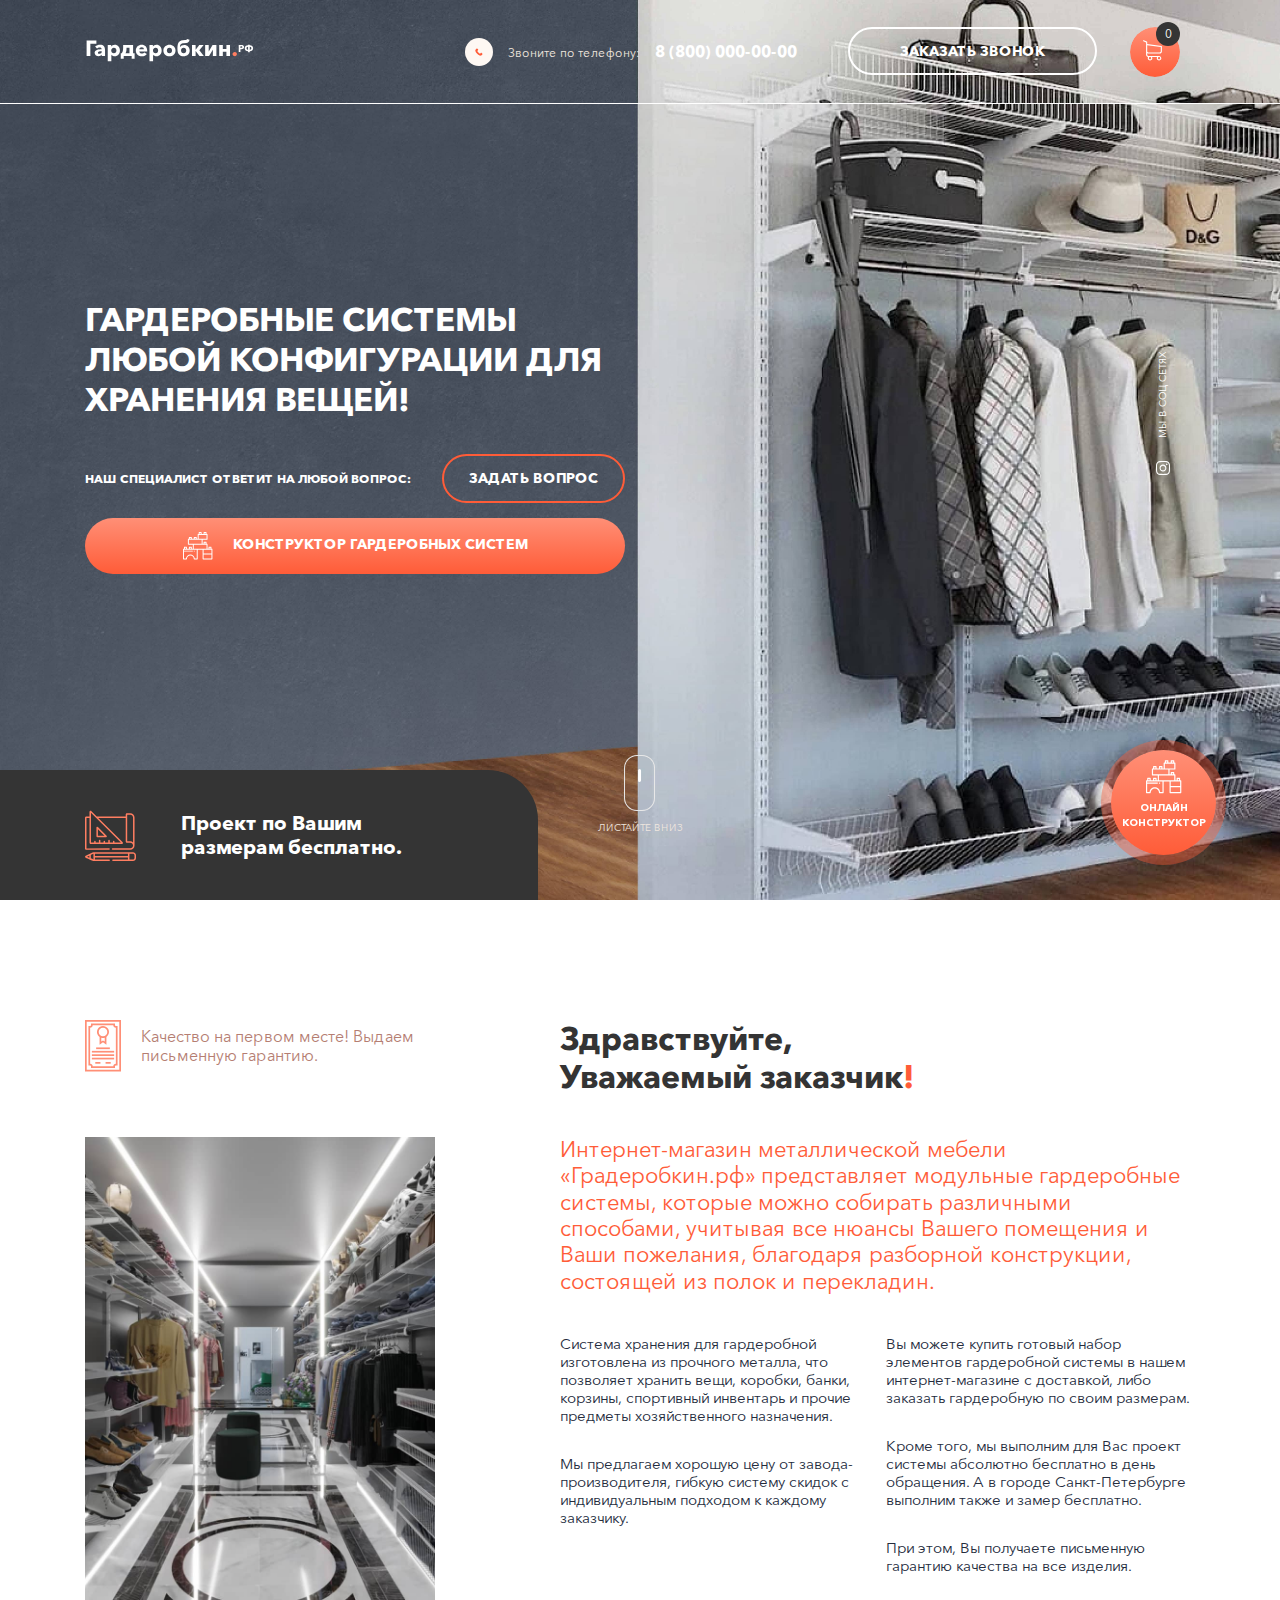
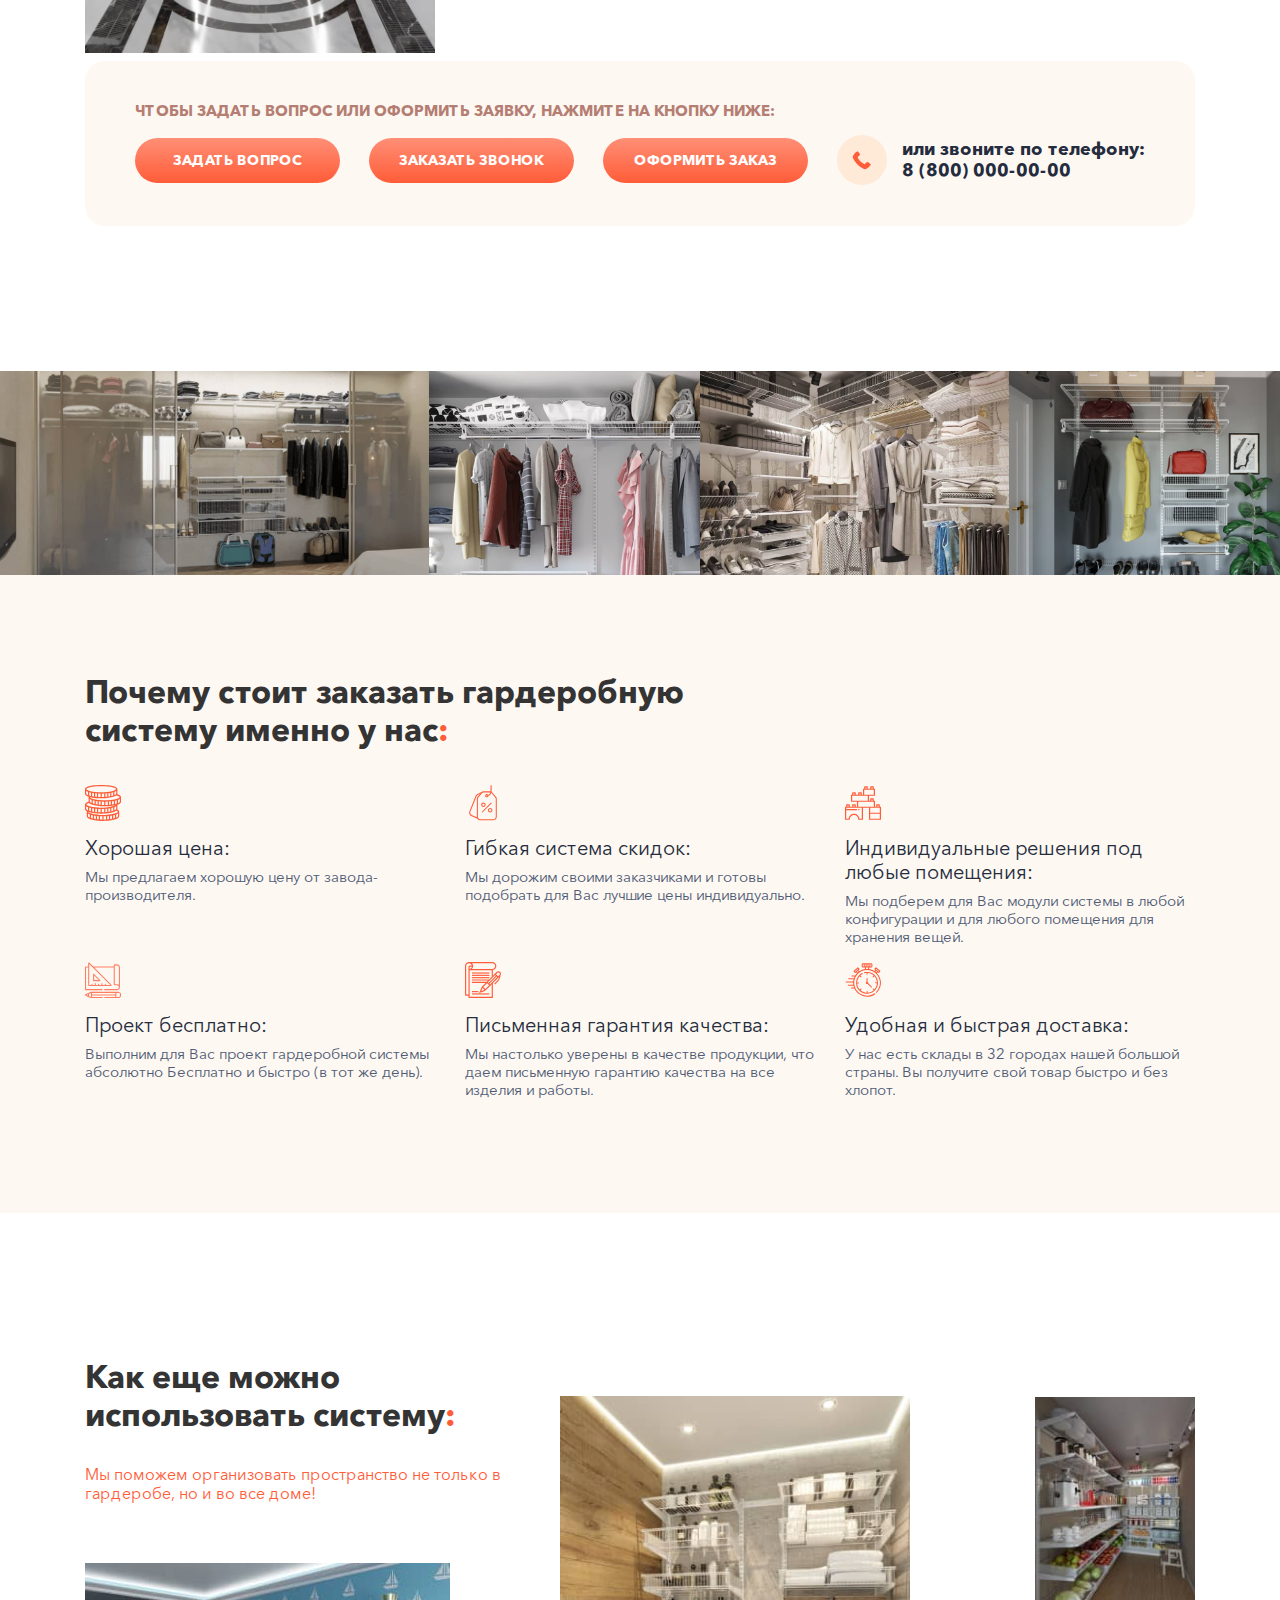
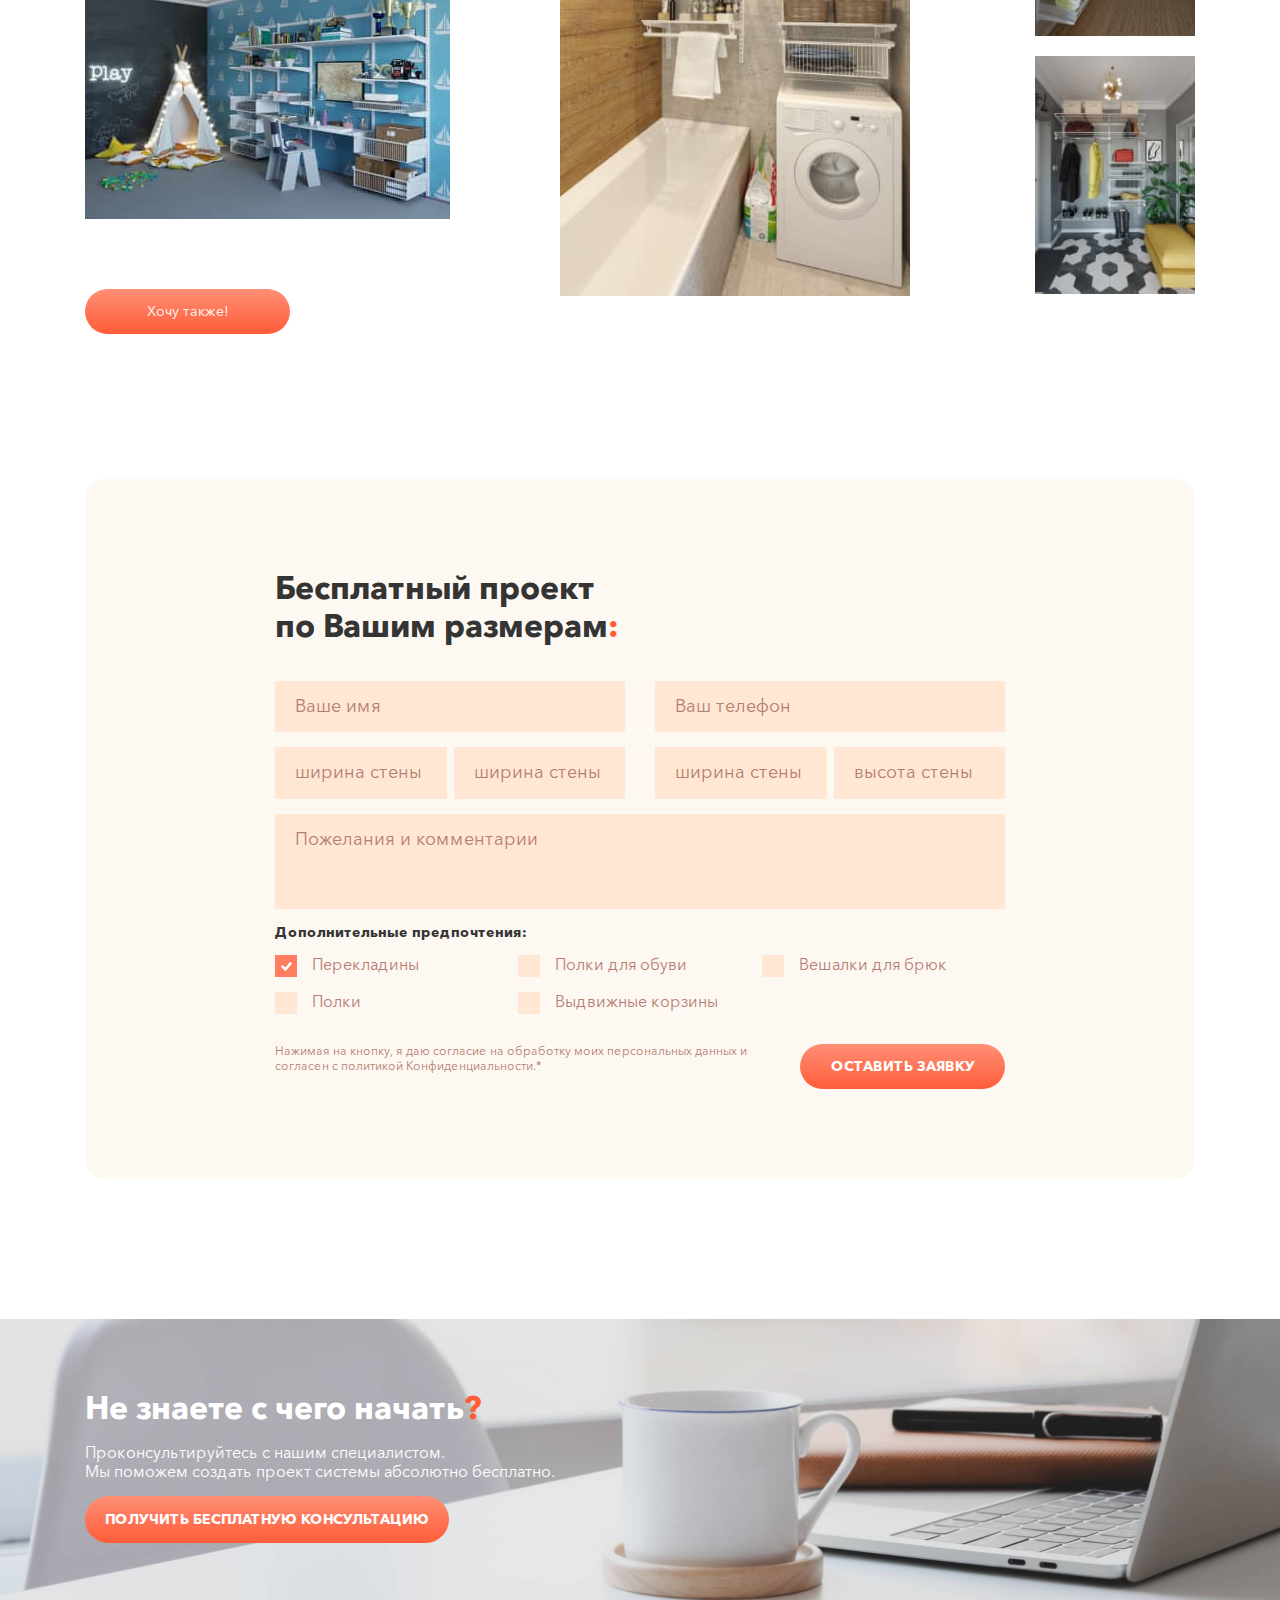
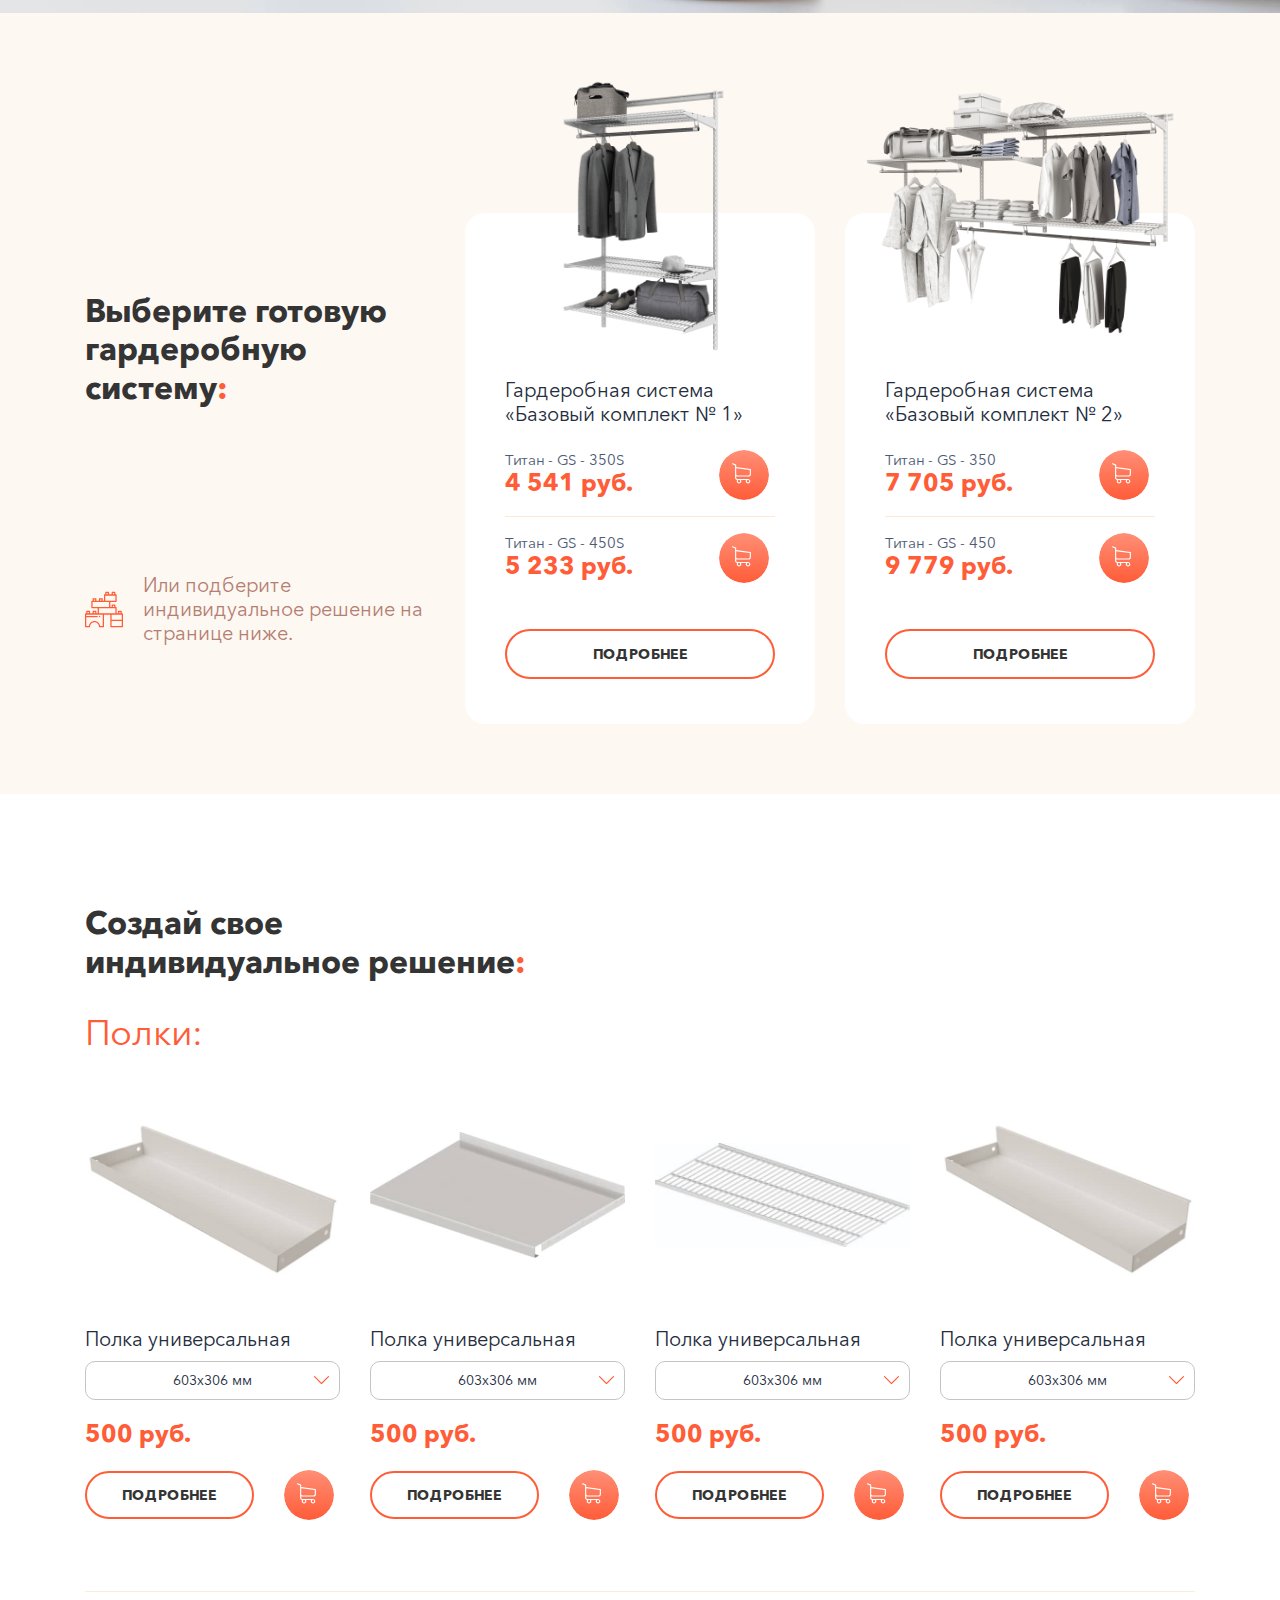
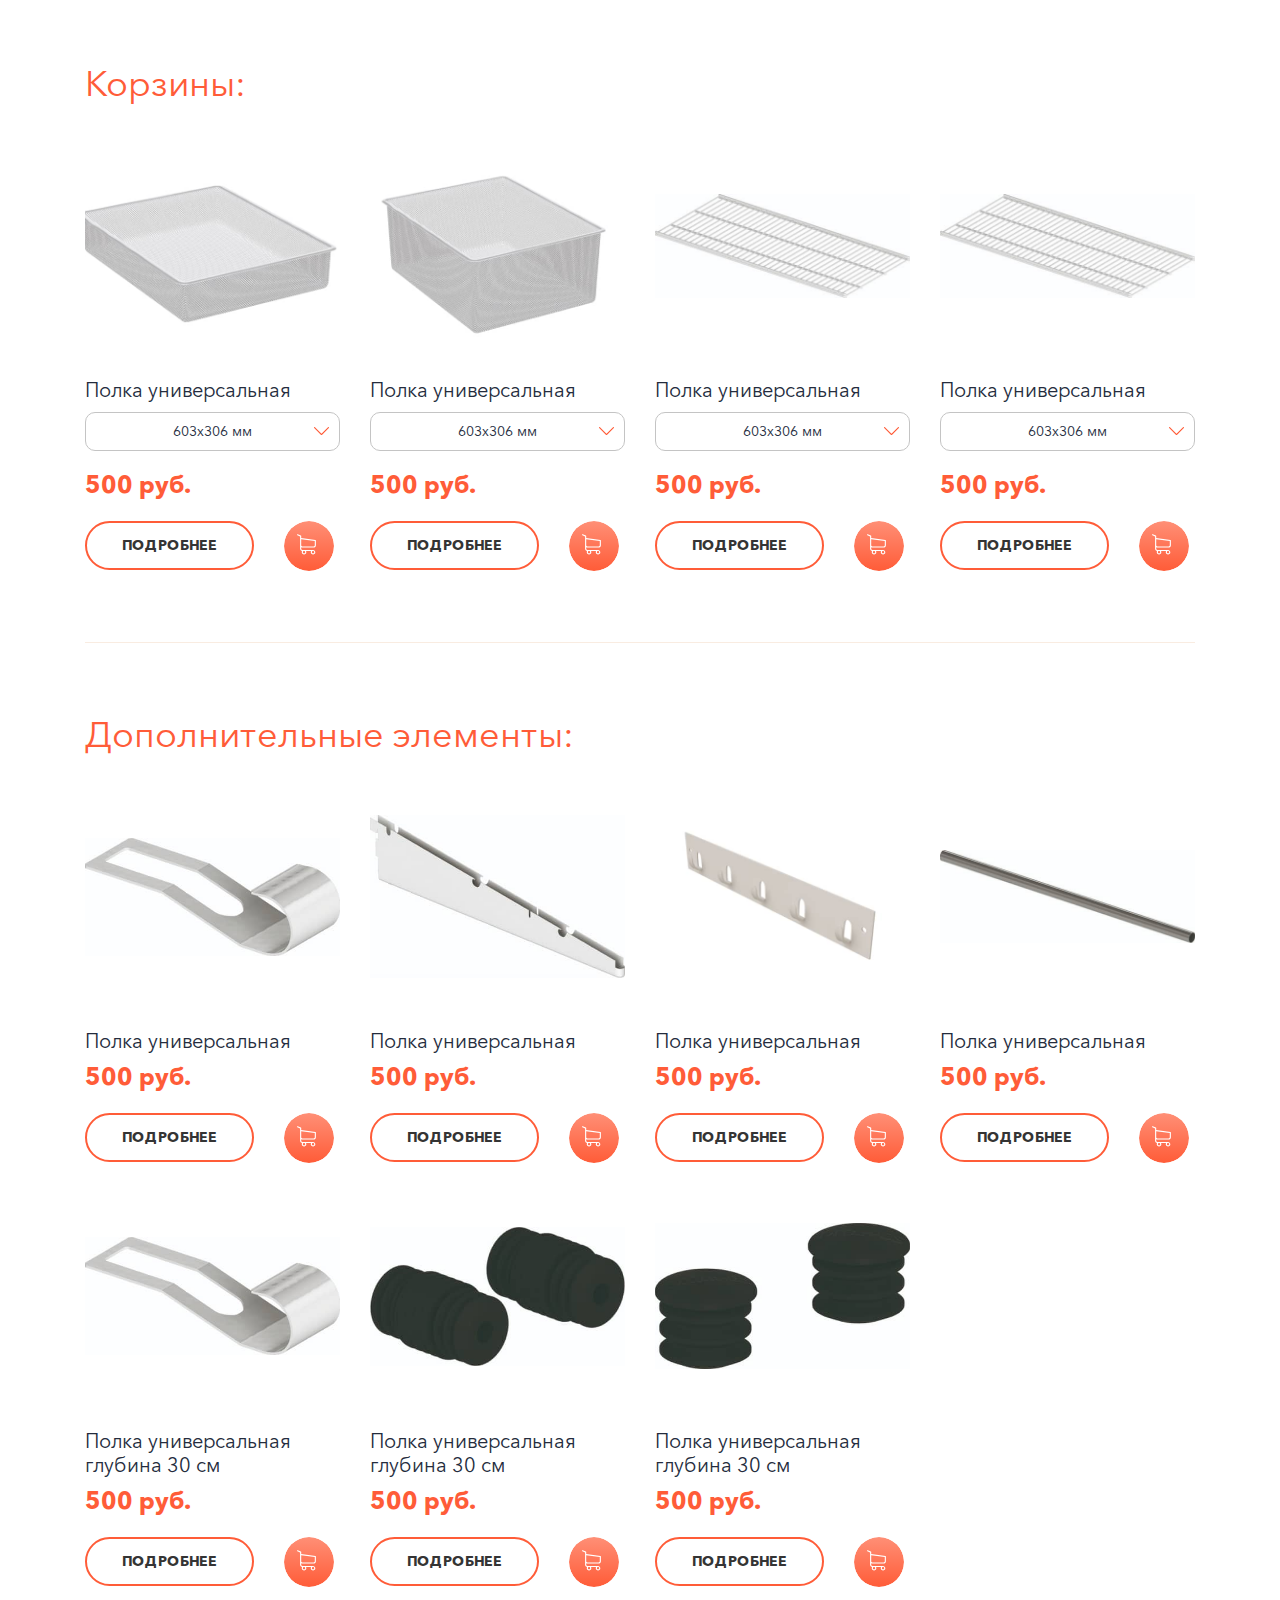
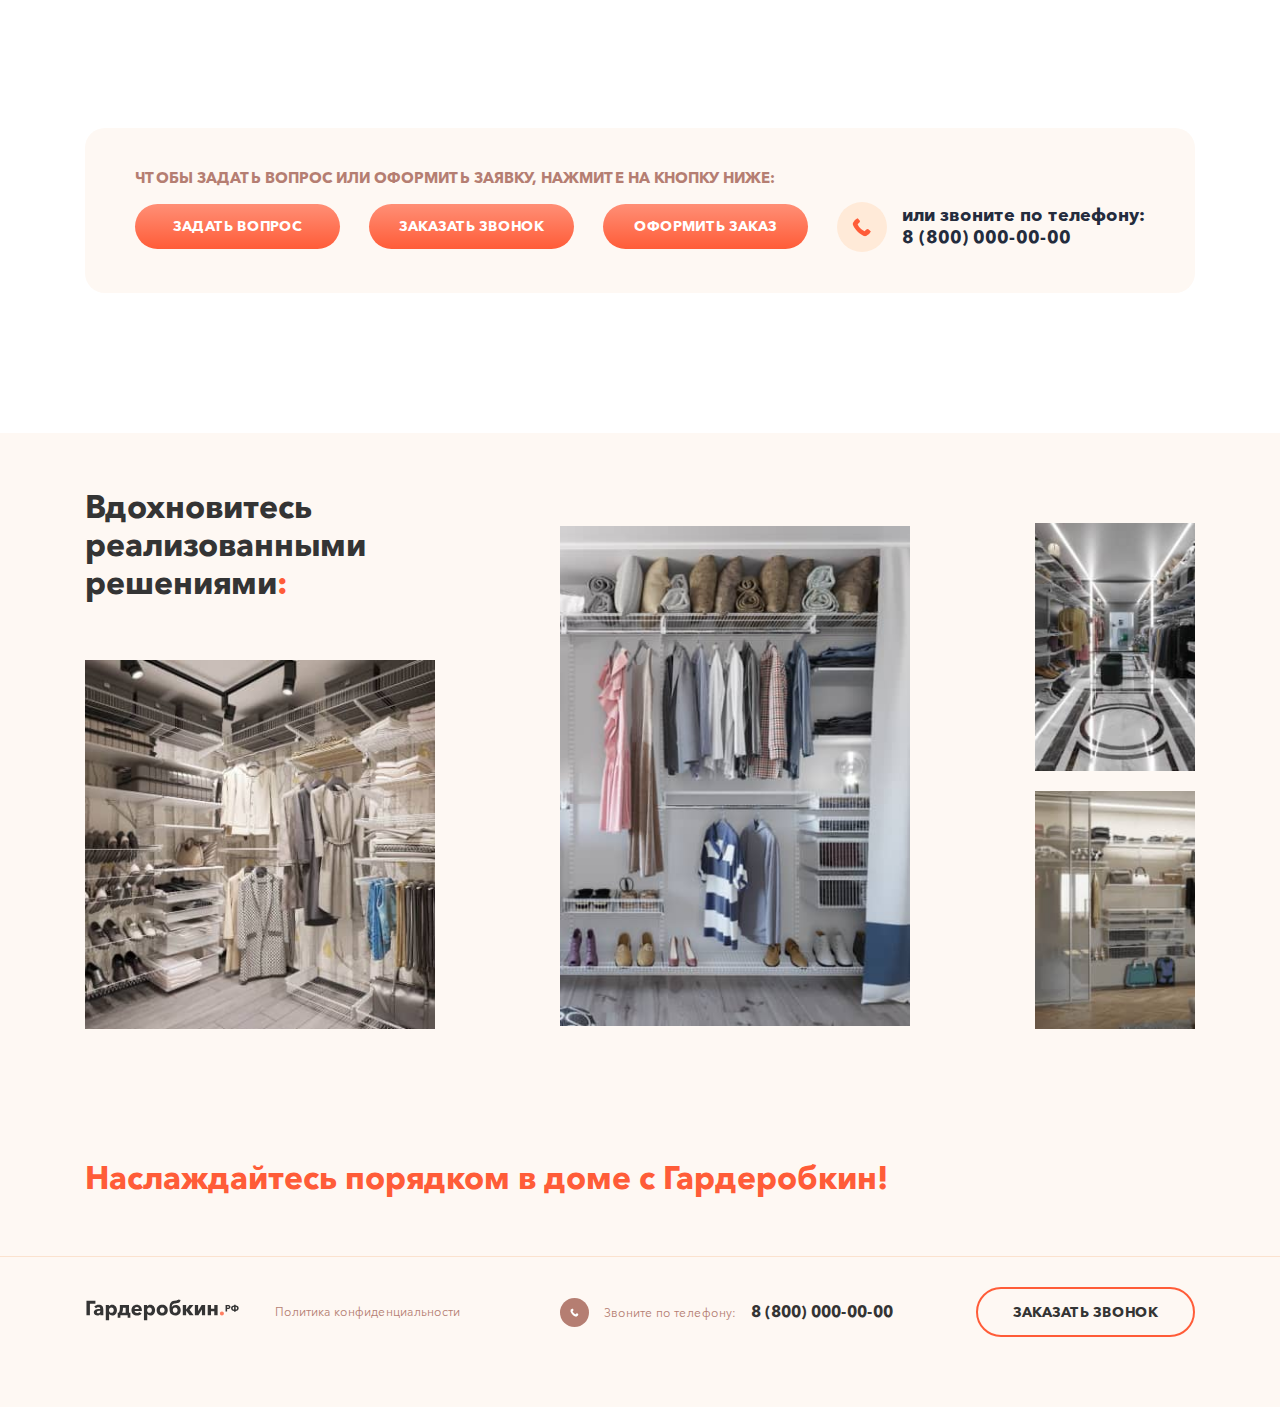
<file: index.html>
<!DOCTYPE html>
<html lang="ru">
<head>
    <meta charset="UTF-8">
    <meta name="viewport" content="width=device-width, initial-scale=1.0">
    <link rel="stylesheet" href="style/bootstrap.min.css" integrity="sha384-TX8t27EcRE3e/ihU7zmQxVncDAy5uIKz4rEkgIXeMed4M0jlfIDPvg6uqKI2xXr2" crossorigin="anonymous">
    <link rel="stylesheet" href="style/jquery.fancybox.min.css">
    <link rel="stylesheet" href="style/style.css">
    <title>Гардеробкин</title>
</head>
<body>
    <header class="header">
        <div class="header-nav">
            <div class="container">
                <div class="row">
                    <div class="col-xl-4 col-md-6 col-12">
                        <div class="logo">
                            <a href="index.html" class="logo__link"><img src="src/img/icons/logo.svg" alt="" class="logo__img"></a>
                        </div>
                    </div>
                    <div class="col-xl-4 col-md-6 col-12">
                        <div class="header__phone">
                            <img src="src/img/icons/phone.svg" alt="" class="phone__img">
                            <p class="phone__text"><span class="phone__text-wrap">Звоните по телефону:</span><a class="phone__link" href="tel:8(800)0000000">8 (800) 000-00-00</a></p>
                        </div>
                    </div>
                    <div class="col-xl-3 col-md-6 col-12">
                        <div class="header__button">
                            <button class="header__btn button-transparent" data-toggle="modal" data-target="#callback" data-title="заказать звонок">Заказать звонок</button>
                        </div>
                    </div>
                    <div class="col-xl-1 col-md-6 col-12">
                        <div class="header__cart">
                            <a href="cart.html" class="cart__btn"><img src="src/img/icons/cart.svg" alt="" class="cart__img"><span class="cart__btn-count">0</span></a>
                        </div>
                    </div>
                </div>
            </div>
        </div>
        <div class="header-body">
            <div class="header-top">
                <div class="container">
                    <div class="row">
                        <div class="col-12">
                            <div class="row">
                                <div class="col-xl-6 col-lg-8 col-12">
                                    <div class="header-body__title">
                                        <h1 class="main__title">Гардеробные системы любой конфигурации для хранения вещей!</h1>
                                        <div class="header-body__description">
                                            <p class="description__text">Наш специалист ответит на любой вопрос:</p>
                                            <button class="description__btn button-transparent" data-toggle="modal" data-target="#question">Задать вопрос</button>
                                        </div>
                                        <div class="header-body__button">
                                            <a class="header-body__link button-orange" href="http://gs-online.ru/" target="_blank">
                                                <img class="header-body__btn-img" src="src/img/icons/kit.svg" alt="">Конструктор гардеробных систем</a>
                                        </div>
                                    </div>
                                </div>
                                <div class="col-xl-5 col-lg-3 col-12"></div>
                                <div class="col-lg-1 col-12">
                                    <a class="socials__link" href="https://www.instagram.com/" target="_blank">
                                        <p class="socials__text">Мы в соц сетях</p>
                                        <img src="src/img/icons/instagram.svg" alt="" class="socials__img">
                                    </a>
                                </div>
                            </div>
                        </div>
                    </div>
                </div>
            </div>
            <div class="header-bottom">
                <div class="container">
                    <div class="row">
                        <div class="col-4">
                            <div class="header-bottom__project">
                                <div class="header-bottom__image">
                                    <img src="src/img/icons/project.svg" alt="" class="header-bottom_img">
                                </div>
                                <p class="header-bottom__text">Проект по Вашим размерам бесплатно.</p>
                            </div>
                        </div>
                    </div>
                </div>
            </div>
        </div>
        <div class="header-mouse">
            <img src="src/img/icons/mouse.svg" alt="" class="header-mouse__icon">
            <p class="header-mouse__text">Листайте вниз</p>
        </div>
    </header>
    <section class="intro">
        <div class="container">
            <div class="row">
                <div class="col-md-4 col-12">
                    <div class="intro-image">
                        <div class="intro-image__top">
                            <img class="intro-image__icon" src="src/img/icons/sertificate.svg" alt="">
                            <p class="intro-image__text">Качество на первом месте! Выдаем письменную гарантию.</p>
                        </div>
                        <div class="intro-image__bottom">
                            <img class="intro-image__img" src="src/img/intro.jpg" alt="">
                        </div>
                    </div>
                </div>
                <div class="col-md-1 col-12"></div>
                <div class="col-md-7 col-12">
                    <div class="intro-text">
                        <h2 class="intro-text__title subtitle-primary">Здравствуйте,<br>Уважаемый заказчик<span class="mark-color">!</span></h2>
                        <h3 class="intro-text__subtitle">Интернет-магазин металлической мебели «Градеробкин.рф» представляет модульные гардеробные системы, которые можно собирать различными способами, учитывая все нюансы Вашего помещения и Ваши пожелания, благодаря разборной конструкции, состоящей из полок и перекладин.</h3>
                        <div class="intro-text__wrap">
                            <p class="intro-text__text">Система хранения для гардеробной изготовлена из прочного металла, что позволяет хранить вещи, коробки, банки, корзины, спортивный инвентарь и прочие предметы хозяйственного назначения.</p>
                            <p class="intro-text__text">Мы предлагаем хорошую цену от завода-производителя, гибкую систему скидок с индивидуальным подходом к каждому заказчику.</p>
                            <p class="intro-text__text">Вы можете купить готовый набор элементов гардеробной системы в нашем интернет-магазине с доставкой, либо заказать гардеробную по своим размерам.</p>
                            <p class="intro-text__text">Кроме того, мы выполним для Вас проект системы абсолютно бесплатно в день обращения. А в городе Санкт-Петербурге выполним также и замер бесплатно.</p>
                            <p class="intro-text__text">При этом, Вы получаете письменную гарантию качества на все изделия.</p>
                        </div>
                    </div>
                </div>
                <div class="col-12">
                    <div class="feedback">
                        <h2 class="feedback__title">Чтобы задать вопрос или оформить заявку, нажмите на кнопку ниже:</h2>
                        <div class="feedback__wrap">
                            <button class="feedback__btn button-orange" data-toggle="modal" data-target="#question">Задать вопрос</button>
                            <button class="feedback__btn button-orange" data-toggle="modal" data-target="#callback" data-title="заказать звонок">Заказать звонок</button>
                            <button class="feedback__btn button-orange" data-toggle="modal" data-target="#callback" data-title="оформить заказ">Оформить заказ</button>
                            <div class="feedback-phone">
                                <svg class="feedback-phone__img" width="16" height="16" viewBox="0 0 16 16" fill="none" xmlns="http://www.w3.org/2000/svg">
                                    <path d="M13.389 9.95907C12.8136 9.39105 12.0954 9.39105 11.5237 9.95907C11.0876 10.3915 10.6515 10.8239 10.2227 11.2637C10.1054 11.3846 10.0065 11.4103 9.86353 11.3296C9.58135 11.1757 9.28084 11.0511 9.00965 10.8826C7.74533 10.0873 6.68622 9.0649 5.74805 7.91421C5.28263 7.34253 4.86852 6.73054 4.57901 6.04159C4.52037 5.90233 4.53136 5.81072 4.64497 5.69712C5.08107 5.27568 5.50618 4.84326 5.93495 4.41083C6.5323 3.80983 6.5323 3.10623 5.93129 2.50156C5.59047 2.15709 5.24965 1.81994 4.90883 1.47547C4.55702 1.12367 4.20887 0.768198 3.85339 0.420058C3.27803 -0.140629 2.55974 -0.140629 1.98805 0.423723C1.54828 0.856149 1.12684 1.29957 0.679742 1.72466C0.265629 2.11678 0.0567395 2.59684 0.0127629 3.15753C-0.0568669 4.07002 0.166681 4.93121 0.481847 5.77041C1.12684 7.50744 2.10898 9.05025 3.30002 10.4648C4.90883 12.3777 6.82915 13.8912 9.07562 14.9833C10.0871 15.4743 11.1352 15.8518 12.2749 15.9141C13.0592 15.9581 13.7408 15.7602 14.2869 15.1482C14.6607 14.7304 15.0821 14.3493 15.4779 13.9498C16.0642 13.3562 16.0679 12.6379 15.4852 12.0516C14.7889 11.3516 14.089 10.6553 13.389 9.95907Z" fill="#FF5C38"/>
                                </svg>                                        
                                <p class="feedback-phone__text"><span class="phone__text-wrap">или звоните по телефону:</span><br>
                                    <a class="feedback-phone__link" href="tel:8(800)0000000">8 (800) 000-00-00</a>
                                </p>
                            </div>
                        </div>
                    </div>
                </div>
            </div>
        </div>
    </section>
    <section class="whyus">
        <div class="whyus-galery">
            <div class="whyus-galery__item">
                <a  class="single_image" data-fancybox="group1" href="src/img/gallery/large_01.jpg"><img src="src/img/gallery/small_01.jpg" alt="" class="whyus-galery__img"></a>
            </div>
            <div class="whyus-galery__item">
                <a  class="single_image" data-fancybox="group1" href="src/img/gallery/large_02.jpg"><img src="src/img/gallery/small_02.jpg" alt="" class="whyus-galery__img"></a>
            </div>
            <div class="whyus-galery__item">
                <a  class="single_image" data-fancybox="group1" href="src/img/gallery/large_03.jpg"><img src="src/img/gallery/small_03.jpg" alt="" class="whyus-galery__img"></a>
            </div>
            <div class="whyus-galery__item">
                <a  class="single_image" data-fancybox="group1" href="src/img/gallery/large_04.jpg"><img src="src/img/gallery/small_04.jpg" alt="" class="whyus-galery__img"></a>
            </div>
        </div>
        <div class="whyus__items">
            <div class="container">
                <div class="row">
                    <div class="col-md-8 col-12">
                        <h2 class="whyus__title subtitle-primary">Почему стоит заказать гардеробную систему именно у нас<span class="mark-color">:</span></h2>
                    </div>
                    <div class="col-md-4 col-12"></div>
                    <div class="col-md-4 col-sm-6 col-12">
                        <div class="whyus-item">
                            <img src="src/img/icons/coins.svg" alt="" class="whyus-item__img">
                            <h3 class="whyus-item__title">Хорошая цена:</h3>
                            <p class="whyus-item__text">Мы предлагаем хорошую цену от завода-производителя.</p>
                        </div>
                    </div>
                    <div class="col-md-4 col-sm-6 col-12">
                        <div class="whyus-item">
                            <img src="src/img/icons/sale.svg" alt="" class="whyus-item__img">
                            <h3 class="whyus-item__title">Гибкая система скидок:</h3>
                            <p class="whyus-item__text">Мы дорожим своими заказчиками и готовы подобрать для Вас лучшие цены индивидуально.</p>
                        </div>
                    </div>
                    <div class="col-md-4 col-sm-6 col-12">
                        <div class="whyus-item">
                            <img src="src/img/icons/kit(orange).svg" alt="" class="whyus-item__img">
                            <h3 class="whyus-item__title">Индивидуальные решения под любые помещения:</h3>
                            <p class="whyus-item__text">Мы подберем для Вас модули системы в любой конфигурации и для любого помещения для хранения вещей.</p>
                        </div>
                    </div>
                    <div class="col-md-4 col-sm-6 col-12">
                        <div class="whyus-item">
                            <img src="src/img/icons/project.svg" alt="" class="whyus-item__img">
                            <h3 class="whyus-item__title">Проект бесплатно:</h3>
                            <p class="whyus-item__text">Выполним для Вас проект гардеробной системы абсолютно Бесплатно и быстро (в тот же день).</p>
                        </div>
                    </div>
                    <div class="col-md-4 col-sm-6 col-12">
                        <div class="whyus-item">
                            <img src="src/img/icons/note.svg" alt="" class="whyus-item__img">
                            <h3 class="whyus-item__title">Письменная гарантия качества:</h3>
                            <p class="whyus-item__text">Мы настолько уверены в качестве продукции, что даем письменную гарантию качества на все изделия и работы.</p>
                        </div>
                    </div>
                    <div class="col-md-4 col-sm-6 col-12">
                        <div class="whyus-item">
                            <img src="src/img/icons/time.svg" alt="" class="whyus-item__img">
                            <h3 class="whyus-item__title">Удобная и быстрая доставка:</h3>
                            <p class="whyus-item__text">У нас есть склады в 32 городах нашей большой страны. Вы получите свой товар быстро и без хлопот.</p>
                        </div>
                    </div>
                </div>
            </div>
        </div>
    </section>
    <section class="additional">
        <div class="container">
            <div class="row">
                <div class="col-md-5 col-12">
                    <div class="additional-info">
                        <h2 class="additional-info__title subtitle-primary">Как еще можно использовать систему<span class="mark-color">:</span></h2>
                        <p class="additional-info__text">Мы поможем организовать пространство не только в гардеробе, но и во все доме!</p>
                        <div class="additional-info__image additional-info__item-1">
                            <a  data-fancybox="group2" href="src/img/gallery/large_05.jpg" class="single_image additional-info__link"><img src="src/img/gallery/small_05.jpg" alt="" class="additional-info__img"></a>
                        </div>
                        <button class="additional-info__btn button-orange" data-toggle="modal" data-target="#callback" data-title="оформить заказ">Хочу также!</button>
                    </div>
                </div>
                <div class="col-md-4 col-7">
                    <div class="additional-info__image additional-info__item-2">
                        <a  data-fancybox="group2" href="src/img/gallery/large_06.jpg" class="single_image additional-info__link"><img src="src/img/gallery/small_06.jpg" alt="" class="additional-info__img"></a>
                    </div>
                </div>
                <div class="col-1"></div>
                <div class="col-md-2 col-3">
                    <div class="additional-info__image-wrap">
                        <div class="additional-info__image additional-info__item-3">
                            <a  data-fancybox="group2" href="src/img/gallery/large_07.jpg" class="single_image additional-info__link"><img src="src/img/gallery/small_07.jpg" alt="" class="additional-info__img"></a>
                        </div>
                        <div class="additional-info__image additional-info__item-4">
                            <a  data-fancybox="group2" href="src/img/gallery/large_08.jpg" class="single_image additional-info__link"><img src="src/img/gallery/small_08.jpg" alt="" class="additional-info__img"></a>
                        </div>
                    </div>
                </div>
            </div>
        </div>
    </section>
    <section class="size-form">
        <div class="container">
            <div class="size-form__wrap">
                <div class="row">
                    <div class="col-sm-2 col-12"></div>
                    <div class="col-sm-8 col-12">
                        <h2 class="size-form__title subtitle-primary">Бесплатный проект<br>по Вашим размерам<span class="mark-color">:</span></h2>
                        <form class="contact-form" id="contact-form_1" method="POST" enctype="multipart/form-data">
                            <div class="row">
                                <div class="col-md-6 col-12"><input name="name" type="text" class="size-form__input size-form__input-name" placeholder="Ваше имя"></div>
                                <div class="col-md-6 col-12"><input name="tel" type="tel" class="size-form__input size-form__input-tel" placeholder="Ваш телефон"></div>
                                <div class="col-md-6 col-12">
                                    <div class="wall-size">
                                        <input name="size" type="text" class="size-form__input size-form__input-size" placeholder="ширина стены">
                                        <input name="size" type="text" class="size-form__input size-form__input-size" placeholder="ширина стены">
                                    </div>
                                </div>
                                <div class="col-md-6 col-12">
                                    <div class="wall-size">
                                        <input name="size" type="text" class="size-form__input size-form__input-size" placeholder="ширина стены">
                                        <input name="size" type="text" class="size-form__input size-form__input-size" placeholder="высота стены">
                                    </div>
                                </div>
                                <div class="col-12">
                                    <textarea rows="3" maxlength="200" name="comment" class="size-form__input size-form__input-comment" placeholder="Пожелания и комментарии"></textarea>
                                </div>
                                <div class="col-12">
                                    <p class="contact-form__text">Дополнительные предпочтения:</p>
                                    <div class="checkbox-wrap">
                                        <label class="checkbox">
                                            <input type="checkbox" checked>Перекладины                                                
                                        </label>
                                        <label class="checkbox">
                                            <input type="checkbox">Полки для обуви                                                
                                        </label>
                                        <label class="checkbox">
                                            <input type="checkbox">Вешалки для брюк
                                        </label>
                                        <label class="checkbox">
                                            <input type="checkbox">Полки
                                        </label>
                                        <label class="checkbox">
                                            <input type="checkbox">Выдвижные корзины
                                        </label>
                                    </div>
                                </div>
                                <div class="col-12">
                                    <div class="contact-form__bottom">
                                        <p class="contact-form__privacy">Нажимая на кнопку, я даю согласие на обработку моих персональных данных и согласен с <a class="contact-form__link" href="terms.html">политикой Конфиденциальности</a>.*</p>
                                        <button class="contact-form__btn button-orange" type="submit">Оставить заявку</button>
                                    </div>
                                </div>
                            </div>
                        </form>
                    </div>
                    <div class="col-sm-2 col-12"></div>
                </div>
            </div>
        </div>
    </section>
    <section class="consultation">
        <div class="container">
            <div class="row">
                <div class="col-lg-6 col-md-8 col-12">
                    <h2 class="consultation__title">Не знаете с чего начать<span class="mark-color">?</span></h2>
                    <p class="consultation__text">Проконсультируйтесь с нашим специалистом.<br>Мы поможем создать проект системы абсолютно бесплатно.</p>
                    <button class="consultation__btn button-orange" data-toggle="modal" data-target="#callback" data-title="получить бесплатную консультацию">Получить бесплатную консультацию</button>
                </div>
            </div>
        </div>
    </section>
    <section class="ready-solutions">
        <div class="container">
            <div class="row">
                <div class="col-lg-4 col-12">
                    <div class="ready-solutions__info">
                        <h2 class="ready-solutions__title subtitle-primary">Выберите готовую гардеробную систему<span class="mark-color">:</span></h2>
                        <div class="ready-solutions__text-wrap">
                            <img src="src/img/icons/kit(orange).svg" alt="" class="ready-solutions__img">
                            <p class="ready-solutions__text">Или подберите индивидуальное решение на странице ниже.</p>
                        </div>
                    </div>
                </div>
                <div class="col-lg-4 col-md-6 col-12">
                    <div class="solution-card">
                        <div class="solution-card__top">
                            <img src="src/img/solution1.png" alt="" class="solution-card__img">
                        </div>
                        <div class="solution-card__body">
                            <h3 class="solution-card__title">Гардеробная система «Базовый комплект № 1»</h3>
                            <div class="solution-card__price solution-card__price-top">
                                <p class="solution-card__text">Титан - GS - 350S<br><span class="solution-card__mark">4 541 руб.</span></p>
                                <button class="solution-card__cart cart__btn">
                                    <img src="src/img/icons/cart.svg" alt="" class="solution-card__cart-img cart__img">
                                </button>
                            </div>
                            <div class="solution-card__price solution-card__price-bottom">
                                <p class="solution-card__text">Титан - GS - 450S<br><span class="solution-card__mark">5 233 руб.</span></p>
                                <button class="solution-card__cart cart__btn">
                                    <img src="src/img/icons/cart.svg" alt="" class="solution-card__cart-img cart__img">
                                </button>
                            </div>
                            <div class="solution-card__button">
                                <a href="product.html" class="solution-card__btn">Подробнее</a>
                            </div>
                        </div>
                    </div>
                </div>
                <div class="col-lg-4 col-md-6 col-12">
                    <div class="solution-card">
                        <div class="solution-card__top">
                            <img src="src/img/solution2.png" alt="" class="solution-card__img">
                        </div>
                        <div class="solution-card__body">
                            <h3 class="solution-card__title">Гардеробная система «Базовый комплект № 2»</h3>
                            <div class="solution-card__price solution-card__price-top">
                                <p class="solution-card__text">Титан - GS - 350<br><span class="solution-card__mark">7 705 руб.</span></p>
                                <button class="solution-card__cart cart__btn">
                                    <img src="src/img/icons/cart.svg" alt="" class="solution-card__cart-img cart__img">
                                </button>
                            </div>
                            <div class="solution-card__price solution-card__price-bottom">
                                <p class="solution-card__text">Титан - GS - 450<br><span class="solution-card__mark">9 779 руб.</span></p>
                                <button class="solution-card__cart cart__btn">
                                    <img src="src/img/icons/cart.svg" alt="" class="solution-card__cart-img cart__img">
                                </button>
                            </div>
                            <div class="solution-card__button">
                                <a href="product.html" class="solution-card__btn">Подробнее</a>
                            </div>
                        </div>
                    </div>
                </div>
            </div>
        </div>            
    </section>
    <section class="shop">
        <div class="container">
            <div class="row">
                <div class="col-lg-6 col-md-8 col-12">
                    <h2 class="shop__title subtitle-primary">Создай свое<br>индивидуальное решение<span class="mark-color">:</span></h2>
                </div>
                <div class="col-12">
                    <h3 class="shop-items__title">Полки:</h3>
                    <div class="shop-items">
                        <div class="row">
                            <div class="col-lg-3 col-md-4 col-sm-6 col-12">
                                <div class="shop-item">
                                    <a class="shop-item__link" href="product.html">
                                        <div class="shop-item__image">
                                            <img src="src/img/shop/unit_polka_1.jpg" alt="" class="shop-item__img">
                                        </div>
                                        <p class="shop-item__description">Полка универсальная </p>
                                    </a>
                                    <select class="shop-item__select" name="select">
                                        <option class="shop-item__select-option" value="size_1">603х306 мм</option>
                                        <option class="shop-item__select-option" value="size_2">603х306 мм</option>
                                        <option class="shop-item__select-option" value="size_3">603х306 мм</option>
                                    </select>
                                    <span class="shop-item__price">500 руб.</span>
                                    <div class="shop-item__bottom">
                                        <a href="product.html" class="shop-item__btn">Подробнее</a>
                                        <button class="shop-item__cart cart__btn">
                                            <img src="src/img/icons/cart.svg" alt="" class="shop-item__cart-img cart__img">
                                        </button>
                                    </div>
                                </div>
                            </div>
                            <div class="col-lg-3 col-md-4 col-sm-6 col-12">
                                <div class="shop-item">
                                    <a class="shop-item__link" href="product.html">
                                        <div class="shop-item__image">
                                            <img src="src/img/shop/unit_polka_2.jpg" alt="" class="shop-item__img">
                                        </div>
                                        <p class="shop-item__description">Полка универсальная </p>
                                    </a>
                                    <select class="shop-item__select" name="select" >
                                        <option class="shop-item__select-option" value="size_1">603х306 мм</option>
                                        <option class="shop-item__select-option" value="size_2">603х306 мм</option>
                                        <option class="shop-item__select-option" value="size_3">603х306 мм</option>
                                    </select>
                                    <span class="shop-item__price">500 руб.</span>
                                    <div class="shop-item__bottom">
                                        <a href="product.html" class="shop-item__btn">Подробнее</a>
                                        <button class="shop-item__cart cart__btn">
                                            <img src="src/img/icons/cart.svg" alt="" class="shop-item__cart-img cart__img">
                                        </button>
                                    </div>
                                </div>
                            </div>
                            <div class="col-lg-3 col-md-4 col-sm-6 col-12">
                                <div class="shop-item">
                                    <a class="shop-item__link" href="product.html">
                                        <div class="shop-item__image">
                                            <img src="src/img/shop/unit_polka_3.jpg" alt="" class="shop-item__img">
                                        </div>
                                        <p class="shop-item__description">Полка универсальная </p>
                                    </a>
                                    <select class="shop-item__select" name="select" >
                                        <option class="shop-item__select-option" value="size_1">603х306 мм</option>
                                        <option class="shop-item__select-option" value="size_2">603х306 мм</option>
                                        <option class="shop-item__select-option" value="size_3">603х306 мм</option>
                                    </select>
                                    <span class="shop-item__price">500 руб.</span>
                                    <div class="shop-item__bottom">
                                        <a href="product.html" class="shop-item__btn">Подробнее</a>
                                        <button class="shop-item__cart cart__btn">
                                            <img src="src/img/icons/cart.svg" alt="" class="shop-item__cart-img cart__img">
                                        </button>
                                    </div>
                                </div>
                            </div>
                            <div class="col-lg-3 col-md-4 col-sm-6 col-12">
                                <div class="shop-item">
                                    <a class="shop-item__link" href="product.html">
                                        <div class="shop-item__image">
                                            <img src="src/img/shop/unit_polka_1.jpg" alt="" class="shop-item__img">
                                        </div>
                                        <p class="shop-item__description">Полка универсальная </p>
                                    </a>
                                    <select class="shop-item__select" name="select" >
                                        <option class="shop-item__select-option" value="size_1">603х306 мм</option>
                                        <option class="shop-item__select-option" value="size_2">603х306 мм</option>
                                        <option class="shop-item__select-option" value="size_3">603х306 мм</option>
                                    </select>
                                    <span class="shop-item__price">500 руб.</span>
                                    <div class="shop-item__bottom">
                                        <a href="product.html" class="shop-item__btn">Подробнее</a>
                                        <button class="shop-item__cart cart__btn">
                                            <img src="src/img/icons/cart.svg" alt="" class="shop-item__cart-img cart__img">
                                        </button>
                                    </div>
                                </div>
                            </div>
                        </div>
                    </div>
                    <h3 class="shop-items__title">Корзины:</h3>
                    <div class="shop-items">
                        <div class="row">
                            <div class="col-lg-3 col-md-4 col-sm-6 col-12">
                                <div class="shop-item">
                                    <a class="shop-item__link" href="product.html">
                                        <div class="shop-item__image">
                                            <img src="src/img/shop/unit_korzina_1.jpg" alt="" class="shop-item__img">
                                        </div>
                                        <p class="shop-item__description">Полка универсальная </p>
                                    </a>
                                    <select class="shop-item__select" name="select" >
                                        <option class="shop-item__select-option" value="size_1">603х306 мм</option>
                                        <option class="shop-item__select-option" value="size_2">603х306 мм</option>
                                        <option class="shop-item__select-option" value="size_3">603х306 мм</option>
                                    </select>
                                    <span class="shop-item__price">500 руб.</span>
                                    <div class="shop-item__bottom">
                                        <a href="product.html" class="shop-item__btn">Подробнее</a>
                                        <button class="shop-item__cart cart__btn">
                                            <img src="src/img/icons/cart.svg" alt="" class="shop-item__cart-img cart__img">
                                        </button>
                                    </div>
                                </div>
                            </div>
                            <div class="col-lg-3 col-md-4 col-sm-6 col-12">
                                <div class="shop-item">
                                    <a class="shop-item__link" href="product.html">
                                        <div class="shop-item__image">
                                            <img src="src/img/shop/unit_korzina_2.jpg" alt="" class="shop-item__img">
                                        </div>
                                        <p class="shop-item__description">Полка универсальная </p>
                                    </a>
                                    <select class="shop-item__select" name="select" >
                                        <option class="shop-item__select-option" value="size_1">603х306 мм</option>
                                        <option class="shop-item__select-option" value="size_2">603х306 мм</option>
                                        <option class="shop-item__select-option" value="size_3">603х306 мм</option>
                                    </select>
                                    <span class="shop-item__price">500 руб.</span>
                                    <div class="shop-item__bottom">
                                        <a href="product.html" class="shop-item__btn">Подробнее</a>
                                        <button class="shop-item__cart cart__btn">
                                            <img src="src/img/icons/cart.svg" alt="" class="shop-item__cart-img cart__img">
                                        </button>
                                    </div>
                                </div>
                            </div>
                            <div class="col-lg-3 col-md-4 col-sm-6 col-12">
                                <div class="shop-item">
                                    <a class="shop-item__link" href="product.html">
                                        <div class="shop-item__image">
                                            <img src="src/img/shop/unit_polka_3.jpg" alt="" class="shop-item__img">
                                        </div>
                                        <p class="shop-item__description">Полка универсальная </p>
                                    </a>
                                    <select class="shop-item__select" name="select" >
                                        <option class="shop-item__select-option" value="size_1">603х306 мм</option>
                                        <option class="shop-item__select-option" value="size_2">603х306 мм</option>
                                        <option class="shop-item__select-option" value="size_3">603х306 мм</option>
                                    </select>
                                    <span class="shop-item__price">500 руб.</span>
                                    <div class="shop-item__bottom">
                                        <a href="product.html" class="shop-item__btn">Подробнее</a>
                                        <button class="shop-item__cart cart__btn">
                                            <img src="src/img/icons/cart.svg" alt="" class="shop-item__cart-img cart__img">
                                        </button>
                                    </div>
                                </div>
                            </div>
                            <div class="col-lg-3 col-md-4 col-sm-6 col-12">
                                <div class="shop-item">
                                    <a class="shop-item__link" href="product.html">
                                        <div class="shop-item__image">
                                            <img src="src/img/shop/unit_polka_3.jpg" alt="" class="shop-item__img">
                                        </div>
                                        <p class="shop-item__description">Полка универсальная </p>
                                    </a>
                                    <select class="shop-item__select" name="select" >
                                        <option class="shop-item__select-option" value="size_1">603х306 мм</option>
                                        <option class="shop-item__select-option" value="size_2">603х306 мм</option>
                                        <option class="shop-item__select-option" value="size_3">603х306 мм</option>
                                    </select>
                                    <span class="shop-item__price">500 руб.</span>
                                    <div class="shop-item__bottom">
                                        <a href="product.html" class="shop-item__btn">Подробнее</a>
                                        <button class="shop-item__cart cart__btn">
                                            <img src="src/img/icons/cart.svg" alt="" class="shop-item__cart-img cart__img">
                                        </button>
                                    </div>
                                </div>
                            </div>
                        </div>
                    </div>
                    <h3 class="shop-items__title">Дополнительные элементы:</h3>
                    <div class="shop-items">
                        <div class="row">
                            <div class="col-lg-3 col-md-4 col-sm-6 col-12">
                                <div class="shop-item">
                                    <a class="shop-item__link" href="product.html">
                                        <div class="shop-item__image">
                                            <img src="src/img/shop/unit_item_1.jpg" alt="" class="shop-item__img">
                                        </div>
                                        <p class="shop-item__description">Полка универсальная </p>
                                    </a>
                                    <span class="shop-item__price">500 руб.</span>
                                    <div class="shop-item__bottom">
                                        <a href="product.html" class="shop-item__btn">Подробнее</a>
                                        <button class="shop-item__cart cart__btn">
                                            <img src="src/img/icons/cart.svg" alt="" class="shop-item__cart-img cart__img">
                                        </button>
                                    </div>
                                </div>
                            </div>
                            <div class="col-lg-3 col-md-4 col-sm-6 col-12">
                                <div class="shop-item">
                                    <a class="shop-item__link" href="product.html">
                                        <div class="shop-item__image">
                                            <img src="src/img/shop/unit_item_2.jpg" alt="" class="shop-item__img">
                                        </div>
                                        <p class="shop-item__description">Полка универсальная </p>
                                    </a>
                                    <span class="shop-item__price">500 руб.</span>
                                    <div class="shop-item__bottom">
                                        <a href="product.html" class="shop-item__btn">Подробнее</a>
                                        <button class="shop-item__cart cart__btn">
                                            <img src="src/img/icons/cart.svg" alt="" class="shop-item__cart-img cart__img">
                                        </button>
                                    </div>
                                </div>
                            </div>
                            <div class="col-lg-3 col-md-4 col-sm-6 col-12">
                                <div class="shop-item">
                                    <a class="shop-item__link" href="product.html">
                                        <div class="shop-item__image">
                                            <img src="src/img/shop/unit_item_3.jpg" alt="" class="shop-item__img">
                                        </div>
                                        <p class="shop-item__description">Полка универсальная </p>
                                    </a>
                                    <span class="shop-item__price">500 руб.</span>
                                    <div class="shop-item__bottom">
                                        <a href="product.html" class="shop-item__btn">Подробнее</a>
                                        <button class="shop-item__cart cart__btn">
                                            <img src="src/img/icons/cart.svg" alt="" class="shop-item__cart-img cart__img">
                                        </button>
                                    </div>
                                </div>
                            </div>
                            <div class="col-lg-3 col-md-4 col-sm-6 col-12">
                                <div class="shop-item">
                                    <a class="shop-item__link" href="product.html">
                                        <div class="shop-item__image">
                                            <img src="src/img/shop/unit_item_4.jpg" alt="" class="shop-item__img">
                                        </div>
                                        <p class="shop-item__description">Полка универсальная </p>
                                    </a>
                                    <span class="shop-item__price">500 руб.</span>
                                    <div class="shop-item__bottom">
                                        <a href="product.html" class="shop-item__btn">Подробнее</a>
                                        <button class="shop-item__cart cart__btn">
                                            <img src="src/img/icons/cart.svg" alt="" class="shop-item__cart-img cart__img">
                                        </button>
                                    </div>
                                </div>
                            </div>
                            <div class="col-lg-3 col-md-4 col-sm-6 col-12">
                                <div class="shop-item">
                                    <a class="shop-item__link" href="product.html">
                                        <div class="shop-item__image">
                                            <img src="src/img/shop/unit_item_1.jpg" alt="" class="shop-item__img">
                                        </div>
                                        <p class="shop-item__description">Полка универсальная глубина 30 см</p>
                                    </a>
                                    <span class="shop-item__price">500 руб.</span>
                                    <div class="shop-item__bottom">
                                        <a href="product.html" class="shop-item__btn">Подробнее</a>
                                        <button class="shop-item__cart cart__btn">
                                            <img src="src/img/icons/cart.svg" alt="" class="shop-item__cart-img cart__img">
                                        </button>
                                    </div>
                                </div>
                            </div>
                            <div class="col-lg-3 col-md-4 col-sm-6 col-12">
                                <div class="shop-item">
                                    <a class="shop-item__link" href="product.html">
                                        <div class="shop-item__image">
                                            <img src="src/img/shop/unit_item_6.jpg" alt="" class="shop-item__img">
                                        </div>
                                        <p class="shop-item__description">Полка универсальная глубина 30 см</p>
                                    </a>
                                    <span class="shop-item__price">500 руб.</span>
                                    <div class="shop-item__bottom">
                                        <a href="product.html" class="shop-item__btn">Подробнее</a>
                                        <button class="shop-item__cart cart__btn">
                                            <img src="src/img/icons/cart.svg" alt="" class="shop-item__cart-img cart__img">
                                        </button>
                                    </div>
                                </div>
                            </div>
                            <div class="col-lg-3 col-md-4 col-sm-6 col-12">
                                <div class="shop-item">
                                    <a class="shop-item__link" href="product.html">
                                        <div class="shop-item__image">
                                            <img src="src/img/shop/unit_item_7.jpg" alt="" class="shop-item__img">
                                        </div>
                                        <p class="shop-item__description">Полка универсальная глубина 30 см</p>
                                    </a>
                                    <span class="shop-item__price">500 руб.</span>
                                    <div class="shop-item__bottom">
                                        <a href="product.html" class="shop-item__btn">Подробнее</a>
                                        <button class="shop-item__cart cart__btn">
                                            <img src="src/img/icons/cart.svg" alt="" class="shop-item__cart-img cart__img">
                                        </button>
                                    </div>
                                </div>
                            </div>
                        </div>
                    </div>
                </div>
                <div class="col-12">
                    <div class="feedback">
                        <h2 class="feedback__title">Чтобы задать вопрос или оформить заявку, нажмите на кнопку ниже:</h2>
                        <div class="feedback__wrap">
                            <button class="feedback__btn button-orange" data-toggle="modal" data-target="#question">Задать вопрос</button>
                            <button class="feedback__btn button-orange" data-toggle="modal" data-target="#callback" data-title="заказать звонок">Заказать звонок</button>
                            <button class="feedback__btn button-orange" data-toggle="modal" data-target="#callback" data-title="оформить заказ">Оформить заказ</button>
                            <div class="feedback-phone">
                                <svg class="feedback-phone__img" width="16" height="16" viewBox="0 0 16 16" fill="none" xmlns="http://www.w3.org/2000/svg">
                                    <path d="M13.389 9.95907C12.8136 9.39105 12.0954 9.39105 11.5237 9.95907C11.0876 10.3915 10.6515 10.8239 10.2227 11.2637C10.1054 11.3846 10.0065 11.4103 9.86353 11.3296C9.58135 11.1757 9.28084 11.0511 9.00965 10.8826C7.74533 10.0873 6.68622 9.0649 5.74805 7.91421C5.28263 7.34253 4.86852 6.73054 4.57901 6.04159C4.52037 5.90233 4.53136 5.81072 4.64497 5.69712C5.08107 5.27568 5.50618 4.84326 5.93495 4.41083C6.5323 3.80983 6.5323 3.10623 5.93129 2.50156C5.59047 2.15709 5.24965 1.81994 4.90883 1.47547C4.55702 1.12367 4.20887 0.768198 3.85339 0.420058C3.27803 -0.140629 2.55974 -0.140629 1.98805 0.423723C1.54828 0.856149 1.12684 1.29957 0.679742 1.72466C0.265629 2.11678 0.0567395 2.59684 0.0127629 3.15753C-0.0568669 4.07002 0.166681 4.93121 0.481847 5.77041C1.12684 7.50744 2.10898 9.05025 3.30002 10.4648C4.90883 12.3777 6.82915 13.8912 9.07562 14.9833C10.0871 15.4743 11.1352 15.8518 12.2749 15.9141C13.0592 15.9581 13.7408 15.7602 14.2869 15.1482C14.6607 14.7304 15.0821 14.3493 15.4779 13.9498C16.0642 13.3562 16.0679 12.6379 15.4852 12.0516C14.7889 11.3516 14.089 10.6553 13.389 9.95907Z" fill="#FF5C38"/>
                                </svg>                                        
                                <p class="feedback-phone__text"><span class="phone__text-wrap">или звоните по телефону:</span><br>
                                    <a class="feedback-phone__link" href="tel:8(800)0000000">8 (800) 000-00-00</a>
                                </p>
                            </div>
                        </div>
                    </div>
                </div>
            </div>
        </div>
    </section>
    <section class="additional additional-footer">
        <div class="container">
            <div class="row">
                <div class="col-lg-4 col-12">
                    <div class="additional-info additional-info__footer">
                        <h2 class="additional-info__title-footer subtitle-primary">Вдохновитесь реализованными решениями<span class="mark-color">:</span></h2>
                        <div class="additional-info__image additional-info__item-1 additional-info__footer-item-1">
                            <a  data-fancybox="group3" href="src/img/gallery/large_09.jpg" class="single_image additional-info__link"><img src="src/img/gallery/small_09.jpg" alt="" class="additional-info__img"></a>
                        </div>
                    </div>
                </div>
                <div class="col-lg-1 col-12"></div>
                <div class="col-lg-4 col-md-6 col-7">
                    <div class="additional-info__image additional-info__item-2">
                        <a  data-fancybox="group3" href="src/img/gallery/large_10.jpg" class="single_image additional-info__link"><img src="src/img/gallery/small_10.jpg" alt="" class="additional-info__img"></a>
                    </div>
                </div>
                <div class="col-1"></div>
                <div class="col-lg-2 col-3">
                    <div class="additional-info__image-wrap">
                        <div class="additional-info__image additional-info__item-3">
                            <a  data-fancybox="group3" href="src/img/gallery/large_11.jpg" class="single_image additional-info__link"><img src="src/img/gallery/small_11.jpg" alt="" class="additional-info__img"></a>
                        </div>
                        <div class="additional-info__image additional-info__item-4">
                            <a  data-fancybox="group3" href="src/img/gallery/large_12.jpg" class="single_image additional-info__link"><img src="src/img/gallery/small_12.jpg" alt="" class="additional-info__img"></a>
                        </div>
                    </div>
                </div>
                <div class="col-12">
                    <h2 class="additional-info__subtitle-footer">Наслаждайтесь порядком в доме с Гардеробкин!</h2>
                </div>
            </div>
        </div>
    </section>
    <footer class="footer">
        <div class="container">
            <div class="row">
                <div class="col-xl-2 col-lg-6 col-12">
                    <div class="logo logo-footer">
                        <a href="index.html" class="logo__link"><img class="logo__img" src="src/img/icons/logo_footer.svg" alt=""></a>
                    </div>
                </div>
                <div class="col-xl-3 col-lg-6 col-12">
                    <div class="footer-privacy">
                        <a href="terms.html" class="footer-privacy__link">Политика конфиденциальности</a>
                    </div>
                </div>
                <div class="col-xl-4 col-lg-6 col-12">
                    <div class="footer__phone">
                        <svg class="phone__img-footer" width="8" height="8" viewBox="0 0 8 8" fill="none" xmlns="http://www.w3.org/2000/svg">
                            <path d="M6.67367 4.98456C6.39033 4.70483 6.0366 4.70483 5.75506 4.98456C5.5403 5.19751 5.32553 5.41047 5.11438 5.62703C5.05662 5.68658 5.0079 5.69922 4.93751 5.65951C4.79855 5.58372 4.65056 5.52236 4.51701 5.43934C3.89437 5.04772 3.3728 4.54421 2.91079 3.97754C2.68158 3.69601 2.47765 3.39462 2.33507 3.05534C2.3062 2.98676 2.31161 2.94165 2.36756 2.8857C2.58232 2.67816 2.79167 2.46521 3.00283 2.25225C3.297 1.95628 3.297 1.60978 3.00102 1.31201C2.83318 1.14237 2.66534 0.976335 2.4975 0.806693C2.32424 0.633443 2.15279 0.458388 1.97773 0.286942C1.69439 0.0108235 1.34066 0.0108236 1.05912 0.288746C0.842551 0.5017 0.635005 0.720068 0.414827 0.929413C0.210891 1.12251 0.10802 1.35893 0.0863634 1.63505C0.0520733 2.08442 0.162163 2.50852 0.31737 2.92179C0.635005 3.77722 1.11868 4.53699 1.70522 5.23361C2.4975 6.17566 3.44318 6.921 4.54949 7.45879C5.0476 7.70062 5.56376 7.88651 6.12503 7.91719C6.51125 7.93884 6.84693 7.84139 7.11584 7.54001C7.29992 7.33427 7.50746 7.14658 7.70238 6.94987C7.99114 6.65751 7.99294 6.30379 7.70599 6.01504C7.36309 5.67034 7.01838 5.32745 6.67367 4.98456Z" fill="white"/>
                        </svg>                                
                        <p class="phone__text-footer"><span class="phone__text-wrap">Звоните по телефону:</span><a class="phone__link-footer" href="tel:8(800)0000000">8 (800) 000-00-00</a></p>
                    </div>
                </div>
                <div class="col-xl-3 col-lg-6 col-12">
                    <div class="footer__button">
                        <button class="footer__btn button-transparent" data-toggle="modal" data-target="#callback" data-title="заказать звонок">Заказать звонок</button>
                    </div>
                </div>
            </div>
        </div>
    </footer>
    <div class="modal fade" id="question" tabindex="-1" role="dialog">
        <div class="modal-dialog modal-dialog-centered" role="dialog">
            <div class="modal-body">
                <div class="modal-body__top">
                    <button type="button" class="close modal-body__close" data-dismiss="modal" aria-label="Close">
                        <svg width="33" height="33" viewBox="0 0 33 33" fill="none" xmlns="http://www.w3.org/2000/svg">
                            <path d="M18.3231 16.5001L32.6227 2.20059C33.1261 1.69721 33.1261 0.880968 32.6227 0.377585C32.1192 -0.125862 31.3031 -0.125862 30.7997 0.377585L16.5001 14.6771L2.20059 0.377585C1.69714 -0.125862 0.880968 -0.125862 0.377585 0.377585C-0.125862 0.880968 -0.125862 1.69721 0.377585 2.20059L14.6771 16.5001L0.377585 30.7997C-0.125862 31.3031 -0.125862 32.1193 0.377585 32.6227C0.880968 33.1261 1.69714 33.1261 2.20059 32.6227L16.5001 18.3231L30.7997 32.6227C31.3031 33.1261 32.1192 33.1261 32.6227 32.6227C33.1261 32.1192 33.1261 31.3031 32.6227 30.7997L18.3231 16.5001Z" fill="#343434"/>
                        </svg>                        
                    </button>
                    <p class="modal-body__text">Чтобы задать вопрос, впишите Ваше имя и телефон:</p>
                </div>
                <form action="POST">
                    <div class="modal-body__inputs">
                        <input name="name" type="text" class="size-form__input size-form__input-name" placeholder="Ваше имя">
                        <input name="tel" type="tel" class="size-form__input size-form__input-tel" placeholder="Ваш телефон">
                        <textarea rows="2" maxlength="200" name="comment" class="size-form__input size-form__input-comment" placeholder="Ваш вопрос"></textarea>
                    </div>
                    <div class="modal-form__info">
                        <button class="modal-form__button button-orange" type="submit">Задать вопрос</button>
                        <p class="modal-form__text">Нажимая на кнопку, я даю согласие на обработку моих персональных данных и согласен с <a class="contact-form__link" href="terms.html">политикой Конфиденциальности</a>.*</p>
                    </div>
                </form>
            </div>
        </div>
    </div>
    <div class="modal fade" id="callback" tabindex="-1" role="dialog" >
        <div class="modal-dialog modal-dialog-centered" role="dialog">
            <div class="modal-body">
                <div class="modal-body__top">
                    <button type="button" class="close modal-body__close" data-dismiss="modal" aria-label="Close">
                        <svg width="33" height="33" viewBox="0 0 33 33" fill="none" xmlns="http://www.w3.org/2000/svg">
                            <path d="M18.3231 16.5001L32.6227 2.20059C33.1261 1.69721 33.1261 0.880968 32.6227 0.377585C32.1192 -0.125862 31.3031 -0.125862 30.7997 0.377585L16.5001 14.6771L2.20059 0.377585C1.69714 -0.125862 0.880968 -0.125862 0.377585 0.377585C-0.125862 0.880968 -0.125862 1.69721 0.377585 2.20059L14.6771 16.5001L0.377585 30.7997C-0.125862 31.3031 -0.125862 32.1193 0.377585 32.6227C0.880968 33.1261 1.69714 33.1261 2.20059 32.6227L16.5001 18.3231L30.7997 32.6227C31.3031 33.1261 32.1192 33.1261 32.6227 32.6227C33.1261 32.1192 33.1261 31.3031 32.6227 30.7997L18.3231 16.5001Z" fill="#343434"/>
                        </svg>                        
                    </button>
                    <p class="modal-body__text">Чтобы <span class="title__change">заказать звонок</span>,<br>впишите Ваше имя и телефон:</p>
                </div>
                <form action="POST">
                    <div class="modal-body__inputs">
                        <input name="name" type="text" class="size-form__input size-form__input-name" placeholder="Ваше имя">
                        <input name="tel" type="tel" class="size-form__input size-form__input-tel" placeholder="Ваш телефон">
                    </div>
                    <div class="modal-form__info">
                        <button class="modal-form__button button-orange" type="submit">Задать вопрос</button>
                        <p class="modal-form__text">Нажимая на кнопку, я даю согласие на обработку моих персональных данных и согласен с <a class="contact-form__link" href="terms.html">политикой Конфиденциальности</a>.*</p>
                    </div>
                </form>
            </div>
        </div>
    </div>
    <div class="widget">
        <a href="http://gs-online.ru/" class="online-kit__link" target="_blank">
            <img src="src/img/icons/kit.svg" alt="" class="widget__img">
            <p class="widget__text">онлайн Конструктор</p>
        </a>
    </div>
    <script src="js/jquery-3.5.1.min.js"></script>
    <script src="js/bootstrap.min.js"></script>
    <script src="js/jquery.fancybox.min.js"></script>
    <script src="js/main.js"></script>
</body>
</html>
</file>
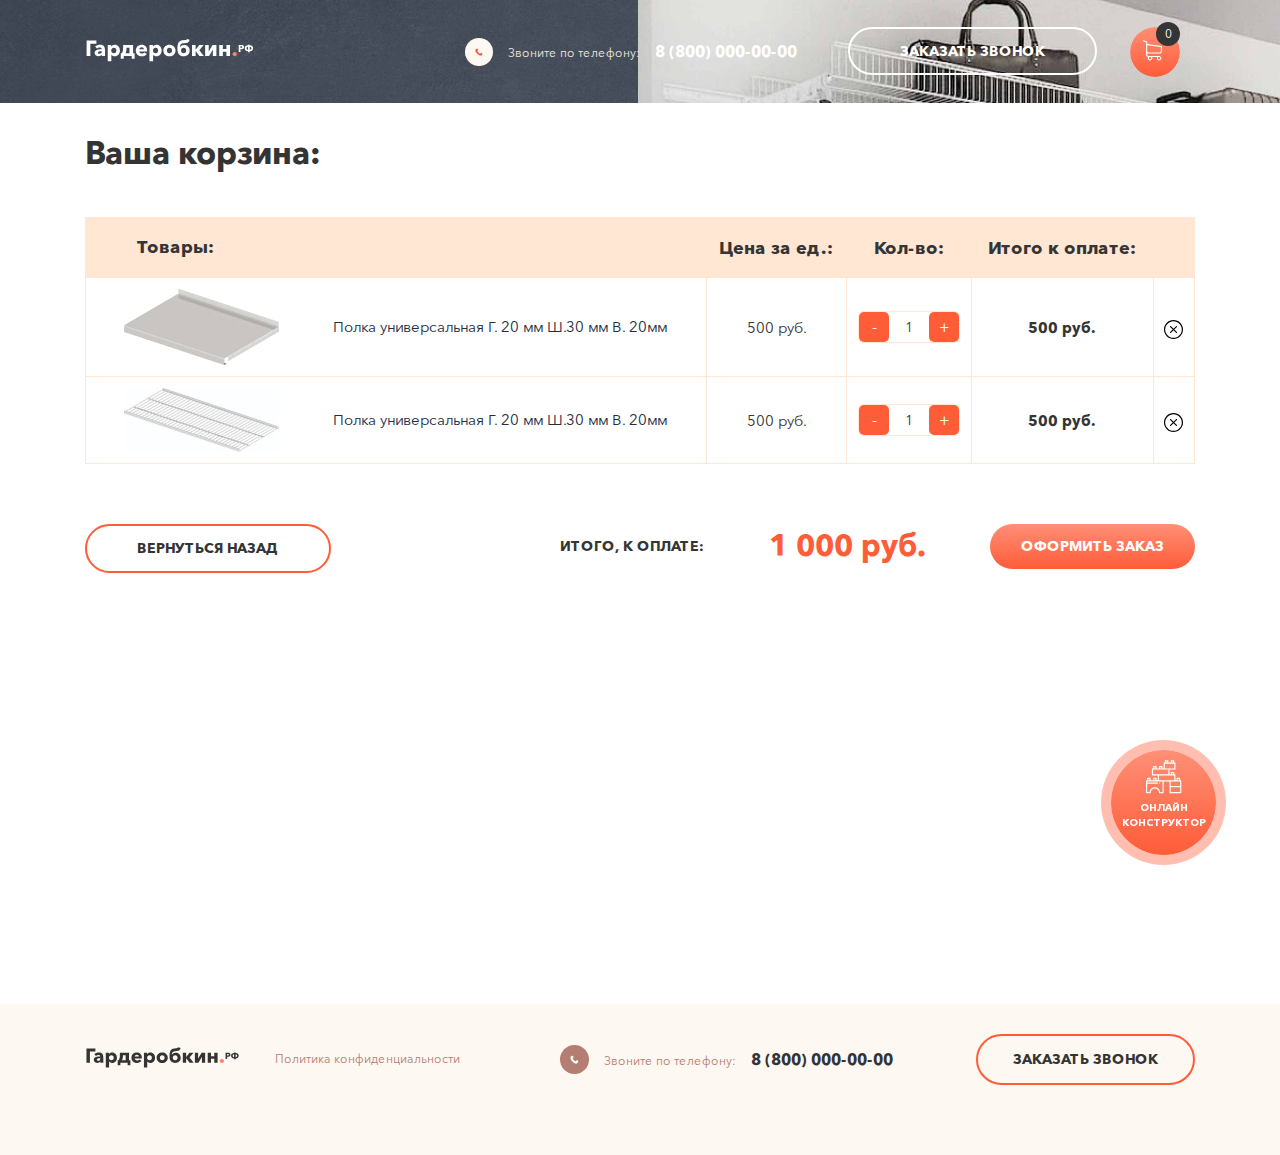
<file: cart.html>
<!DOCTYPE html>
<html lang="ru">
<head>
    <meta charset="UTF-8">
    <meta name="viewport" content="width=device-width, initial-scale=1.0">
    <link rel="stylesheet" href="style/bootstrap.min.css" integrity="sha384-TX8t27EcRE3e/ihU7zmQxVncDAy5uIKz4rEkgIXeMed4M0jlfIDPvg6uqKI2xXr2" crossorigin="anonymous">
    <link rel="stylesheet" href="style/jquery.fancybox.min.css">
    <link rel="stylesheet" href="style/style.css">
    <title>Гардеробкин</title>
</head>
<body>
    <header class="header-nav">
        <div class="container">
            <div class="row">
                <div class="col-xl-4 col-md-6 col-12">
                    <div class="logo">
                        <a href="index.html" class="logo__link"><img src="src/img/icons/logo.svg" alt="" class="logo__img"></a>
                    </div>
                </div>
                <div class="col-xl-4 col-md-6 col-12">
                    <div class="header__phone">
                        <img src="src/img/icons/phone.svg" alt="" class="phone__img">
                        <p class="phone__text"><span class="phone__text-wrap">Звоните по телефону:</span><a class="phone__link" href="tel:8(800)0000000">8 (800) 000-00-00</a></p>
                    </div>
                </div>
                <div class="col-xl-3 col-md-6 col-12">
                    <div class="header__button">
                        <button class="header__btn button-transparent" data-toggle="modal" data-target="#callback" data-title="заказать звонок">Заказать звонок</button>
                    </div>
                </div>
                <div class="col-xl-1 col-md-6 col-12">
                    <div class="header__cart">
                        <a href="cart.html" class="cart__btn"><img src="src/img/icons/cart.svg" alt="" class="cart__img"><span class="cart__btn-count">0</span></a>
                    </div>
                </div>
            </div>
        </div>
    </header>
    <section class="cart">
        <div class="container">
            <div class="row">
                <div class="col-12">
                    <h2 class="cart__title subtitle-primary">Ваша корзина:</h2>
                    <div class="cart-table__wrap">
                        <table class="cart-table">
                            <tr class="cart-table__head">
                                <th><span class="cart-table__title cart-table__title-first">Товары:</span></th>
                                <th><span class="cart-table__title">Цена за ед.:</span></th>
                                <th><span class="cart-table__title">Кол-во:</span></th>
                                <th><span class="cart-table__title">Итого к оплате:</span></th>
                                <th></th>
                            </tr>
                            <tr class="cart-product__row">
                                <td>
                                    <a href="product.html" class="cart-table__info">
                                        <div class="cart-table__image">
                                            <img src="src/img/goods/cart__001.jpg" alt="" class="cart-table__img">
                                        </div>
                                        <p class="cart-table__text">Полка универсальная Г. 20 мм Ш.30 мм В. 20мм</p>
                                    </a>
                                </td>
                                <td>
                                    <span class="cart-table__price">500 руб.</span>
                                </td>
                                <td>
                                    <div class="cart-table__counter">
                                        <button class="cart-counter__button">-</button>
                                        <span class="counter">1</span>
                                        <button class="cart-counter__button">+</button>
                                    </div>
                                </td>
                                <td>
                                    <span class="cart-table__total">500 руб.</span>
                                </td>
                                <td>
                                    <button class="cart-table__close">
                                        <svg width="19" height="19" viewBox="0 0 19 19" fill="none" xmlns="http://www.w3.org/2000/svg">
                                            <path d="M9.5 19C4.26149 19 0 14.7385 0 9.5C0 4.26149 4.26149 0 9.5 0C14.7385 0 19 4.26149 19 9.5C19 14.7385 14.7385 19 9.5 19ZM9.5 1.1875C4.91627 1.1875 1.1875 4.91627 1.1875 9.5C1.1875 14.0837 4.91627 17.8125 9.5 17.8125C14.0837 17.8125 17.8125 14.0837 17.8125 9.5C17.8125 4.91627 14.0837 1.1875 9.5 1.1875Z" fill="black"/>
                                            <path d="M6.56138 13.0324C6.40932 13.0324 6.25726 12.9747 6.14172 12.8583C5.90979 12.6263 5.90979 12.2503 6.14172 12.0184L12.0198 6.14017C12.2519 5.90823 12.6279 5.90823 12.8598 6.14017C13.0918 6.3721 13.0918 6.74812 12.8598 6.9802L6.98161 12.8583C6.86449 12.9747 6.71257 13.0324 6.56138 13.0324Z" fill="black"/>
                                            <path d="M12.4384 13.0324C12.2865 13.0324 12.1345 12.9747 12.0189 12.8583L6.14086 6.98093C5.90878 6.74899 5.90878 6.37297 6.14086 6.14104C6.37279 5.90896 6.74881 5.90896 6.98075 6.14104L12.8588 12.0191C13.0909 12.251 13.0909 12.6271 12.8588 12.859C12.7426 12.9747 12.5905 13.0324 12.4384 13.0324Z" fill="black"/>
                                        </svg>                                            
                                    </button>
                                </td>
                            </tr>
                            <tr class="cart-product__row">
                                <td>
                                    <a href="product.html" class="cart-table__info">
                                        <div class="cart-table__image">
                                            <img src="src/img/goods/cart__002.jpg" alt="" class="cart-table__img">
                                        </div>
                                        <p class="cart-table__text">Полка универсальная Г. 20 мм Ш.30 мм В. 20мм</p>
                                    </a>
                                </td>
                                <td>
                                    <span class="cart-table__price">500 руб.</span>
                                </td>
                                <td>
                                    <div class="cart-table__counter">
                                        <button class="cart-counter__button">-</button>
                                        <span class="counter">1</span>
                                        <button class="cart-counter__button">+</button>
                                    </div>
                                </td>
                                <td>
                                    <span class="cart-table__total">500 руб.</span>
                                </td>
                                <td>
                                    <button class="cart-table__close">
                                        <svg width="19" height="19" viewBox="0 0 19 19" fill="none" xmlns="http://www.w3.org/2000/svg">
                                            <path d="M9.5 19C4.26149 19 0 14.7385 0 9.5C0 4.26149 4.26149 0 9.5 0C14.7385 0 19 4.26149 19 9.5C19 14.7385 14.7385 19 9.5 19ZM9.5 1.1875C4.91627 1.1875 1.1875 4.91627 1.1875 9.5C1.1875 14.0837 4.91627 17.8125 9.5 17.8125C14.0837 17.8125 17.8125 14.0837 17.8125 9.5C17.8125 4.91627 14.0837 1.1875 9.5 1.1875Z" fill="black"/>
                                            <path d="M6.56138 13.0324C6.40932 13.0324 6.25726 12.9747 6.14172 12.8583C5.90979 12.6263 5.90979 12.2503 6.14172 12.0184L12.0198 6.14017C12.2519 5.90823 12.6279 5.90823 12.8598 6.14017C13.0918 6.3721 13.0918 6.74812 12.8598 6.9802L6.98161 12.8583C6.86449 12.9747 6.71257 13.0324 6.56138 13.0324Z" fill="black"/>
                                            <path d="M12.4384 13.0324C12.2865 13.0324 12.1345 12.9747 12.0189 12.8583L6.14086 6.98093C5.90878 6.74899 5.90878 6.37297 6.14086 6.14104C6.37279 5.90896 6.74881 5.90896 6.98075 6.14104L12.8588 12.0191C13.0909 12.251 13.0909 12.6271 12.8588 12.859C12.7426 12.9747 12.5905 13.0324 12.4384 13.0324Z" fill="black"/>
                                        </svg>                                            
                                    </button>
                                </td>
                            </tr>
                        </table>
                    </div>
                </div>
                <div class="col-lg-5 col-12 order-lg-0 order-1">
                    <div class="cart-back__button">
                        <button class="cart-back__btn button-transparent" onclick="javascript:history.back(); return false;">вернуться назад</button>
                    </div>
                </div>
                <div class="col-lg-7 col-12 order-lg-1 order-0">
                    <div class="cart-total">
                        <p class="cart-total__text">ИТОГО, К ОПЛАТЕ:</p>
                        <span class="cart-total__price">1 000 руб.</span>
                        <button class="cart-total__btn button-orange">Оформить заказ</button>
                    </div>
                </div>
            </div>
        </div>
    </section>
    <footer class="footer">
        <div class="container">
            <div class="row">
                <div class="col-xl-2 col-lg-6 col-12">
                    <div class="logo logo-footer">
                        <a href="index.html" class="logo__link"><img class="logo__img" src="src/img/icons/logo_footer.svg" alt=""></a>
                    </div>
                </div>
                <div class="col-xl-3 col-lg-6 col-12">
                    <div class="footer-privacy">
                        <a href="terms.html" class="footer-privacy__link">Политика конфиденциальности</a>
                    </div>
                </div>
                <div class="col-xl-4 col-lg-6 col-12">
                    <div class="footer__phone">
                        <svg class="phone__img-footer" width="8" height="8" viewBox="0 0 8 8" fill="none" xmlns="http://www.w3.org/2000/svg">
                            <path d="M6.67367 4.98456C6.39033 4.70483 6.0366 4.70483 5.75506 4.98456C5.5403 5.19751 5.32553 5.41047 5.11438 5.62703C5.05662 5.68658 5.0079 5.69922 4.93751 5.65951C4.79855 5.58372 4.65056 5.52236 4.51701 5.43934C3.89437 5.04772 3.3728 4.54421 2.91079 3.97754C2.68158 3.69601 2.47765 3.39462 2.33507 3.05534C2.3062 2.98676 2.31161 2.94165 2.36756 2.8857C2.58232 2.67816 2.79167 2.46521 3.00283 2.25225C3.297 1.95628 3.297 1.60978 3.00102 1.31201C2.83318 1.14237 2.66534 0.976335 2.4975 0.806693C2.32424 0.633443 2.15279 0.458388 1.97773 0.286942C1.69439 0.0108235 1.34066 0.0108236 1.05912 0.288746C0.842551 0.5017 0.635005 0.720068 0.414827 0.929413C0.210891 1.12251 0.10802 1.35893 0.0863634 1.63505C0.0520733 2.08442 0.162163 2.50852 0.31737 2.92179C0.635005 3.77722 1.11868 4.53699 1.70522 5.23361C2.4975 6.17566 3.44318 6.921 4.54949 7.45879C5.0476 7.70062 5.56376 7.88651 6.12503 7.91719C6.51125 7.93884 6.84693 7.84139 7.11584 7.54001C7.29992 7.33427 7.50746 7.14658 7.70238 6.94987C7.99114 6.65751 7.99294 6.30379 7.70599 6.01504C7.36309 5.67034 7.01838 5.32745 6.67367 4.98456Z" fill="white"/>
                        </svg>                                
                        <p class="phone__text-footer"><span class="phone__text-wrap">Звоните по телефону:</span><a class="phone__link-footer" href="tel:8(800)0000000">8 (800) 000-00-00</a></p>
                    </div>
                </div>
                <div class="col-xl-3 col-lg-6 col-12">
                    <div class="footer__button">
                        <button class="footer__btn button-transparent" data-toggle="modal" data-target="#callback" data-title="заказать звонок">Заказать звонок</button>
                    </div>
                </div>
            </div>
        </div>
    </footer>
    <div class="modal fade" id="question" tabindex="-1" role="dialog">
        <div class="modal-dialog modal-dialog-centered" role="dialog">
            <div class="modal-body">
                <div class="modal-body__top">
                    <button type="button" class="close modal-body__close" data-dismiss="modal" aria-label="Close">
                        <svg width="33" height="33" viewBox="0 0 33 33" fill="none" xmlns="http://www.w3.org/2000/svg">
                            <path d="M18.3231 16.5001L32.6227 2.20059C33.1261 1.69721 33.1261 0.880968 32.6227 0.377585C32.1192 -0.125862 31.3031 -0.125862 30.7997 0.377585L16.5001 14.6771L2.20059 0.377585C1.69714 -0.125862 0.880968 -0.125862 0.377585 0.377585C-0.125862 0.880968 -0.125862 1.69721 0.377585 2.20059L14.6771 16.5001L0.377585 30.7997C-0.125862 31.3031 -0.125862 32.1193 0.377585 32.6227C0.880968 33.1261 1.69714 33.1261 2.20059 32.6227L16.5001 18.3231L30.7997 32.6227C31.3031 33.1261 32.1192 33.1261 32.6227 32.6227C33.1261 32.1192 33.1261 31.3031 32.6227 30.7997L18.3231 16.5001Z" fill="#343434"/>
                        </svg>                        
                    </button>
                    <p class="modal-body__text">Чтобы задать вопрос, впишите Ваше имя и телефон:</p>
                </div>
                <form action="POST">
                    <div class="modal-body__inputs">
                        <input name="name" type="text" class="size-form__input size-form__input-name" placeholder="Ваше имя">
                        <input name="tel" type="tel" class="size-form__input size-form__input-tel" placeholder="Ваш телефон">
                        <textarea rows="2" maxlength="200" name="comment" class="size-form__input size-form__input-comment" placeholder="Ваш вопрос"></textarea>
                    </div>
                    <div class="modal-form__info">
                        <button class="modal-form__button button-orange" type="submit">Задать вопрос</button>
                        <p class="modal-form__text">Нажимая на кнопку, я даю согласие на обработку моих персональных данных и согласен с <a class="contact-form__link" href="terms.html">политикой Конфиденциальности</a>.*</p>
                    </div>
                </form>
            </div>
        </div>
    </div>
    <div class="modal fade" id="callback" tabindex="-1" role="dialog" >
        <div class="modal-dialog modal-dialog-centered" role="dialog">
            <div class="modal-body">
                <div class="modal-body__top">
                    <button type="button" class="close modal-body__close" data-dismiss="modal" aria-label="Close">
                        <svg width="33" height="33" viewBox="0 0 33 33" fill="none" xmlns="http://www.w3.org/2000/svg">
                            <path d="M18.3231 16.5001L32.6227 2.20059C33.1261 1.69721 33.1261 0.880968 32.6227 0.377585C32.1192 -0.125862 31.3031 -0.125862 30.7997 0.377585L16.5001 14.6771L2.20059 0.377585C1.69714 -0.125862 0.880968 -0.125862 0.377585 0.377585C-0.125862 0.880968 -0.125862 1.69721 0.377585 2.20059L14.6771 16.5001L0.377585 30.7997C-0.125862 31.3031 -0.125862 32.1193 0.377585 32.6227C0.880968 33.1261 1.69714 33.1261 2.20059 32.6227L16.5001 18.3231L30.7997 32.6227C31.3031 33.1261 32.1192 33.1261 32.6227 32.6227C33.1261 32.1192 33.1261 31.3031 32.6227 30.7997L18.3231 16.5001Z" fill="#343434"/>
                        </svg>                        
                    </button>
                    <p class="modal-body__text">Чтобы <span class="title__change">заказать звонок</span>,<br>впишите Ваше имя и телефон:</p>
                </div>
                <form action="POST">
                    <div class="modal-body__inputs">
                        <input name="name" type="text" class="size-form__input size-form__input-name" placeholder="Ваше имя">
                        <input name="tel" type="tel" class="size-form__input size-form__input-tel" placeholder="Ваш телефон">
                    </div>
                    <div class="modal-form__info">
                        <button class="modal-form__button button-orange" type="submit">Задать вопрос</button>
                        <p class="modal-form__text">Нажимая на кнопку, я даю согласие на обработку моих персональных данных и согласен с <a class="contact-form__link" href="terms.html">политикой Конфиденциальности</a>.*</p>
                    </div>
                </form>
            </div>
        </div>
    </div>
    <div class="widget">
        <a href="http://gs-online.ru/" class="online-kit__link" target="_blank">
            <img src="src/img/icons/kit.svg" alt="" class="widget__img">
            <p class="widget__text">онлайн Конструктор</p>
        </a>
    </div>
    <script src="js/jquery-3.5.1.min.js"></script>
    <script src="js/bootstrap.min.js"></script>
    <script src="js/jquery.fancybox.min.js"></script>
    <script src="js/main.js"></script>
</body>
</html>
</file>
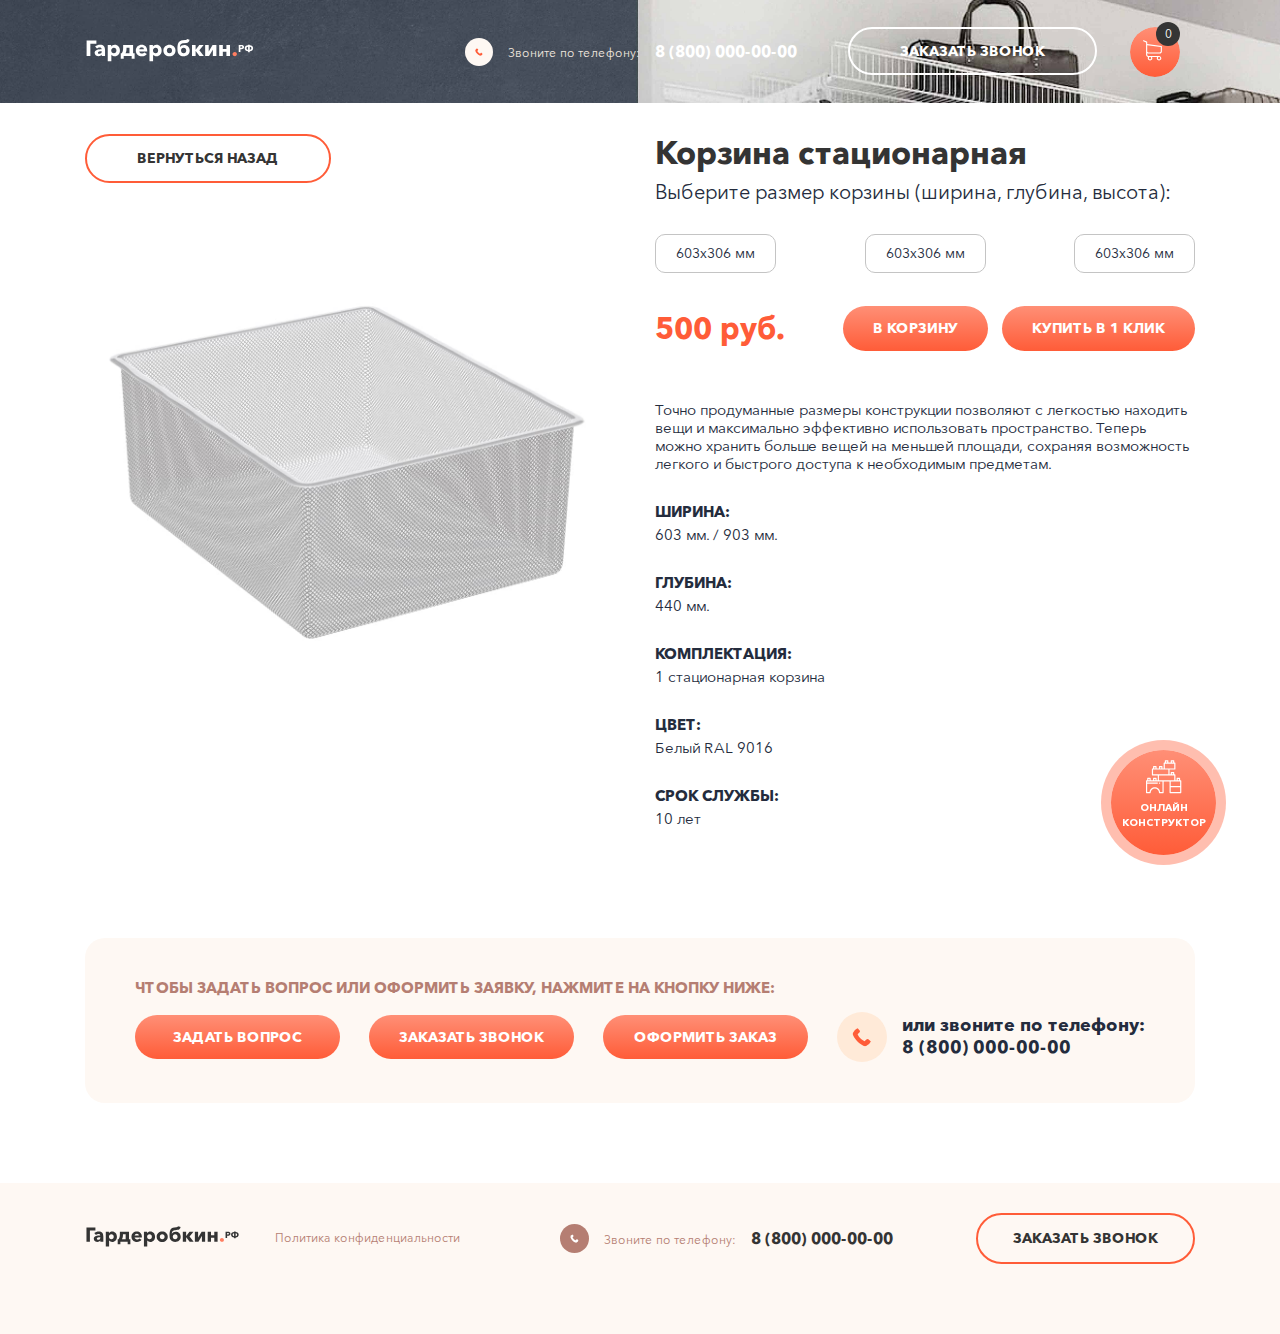
<file: product.html>
<!DOCTYPE html>
<html lang="ru">
<head>
    <meta charset="UTF-8">
    <meta name="viewport" content="width=device-width, initial-scale=1.0">
    <link rel="stylesheet" href="style/bootstrap.min.css" integrity="sha384-TX8t27EcRE3e/ihU7zmQxVncDAy5uIKz4rEkgIXeMed4M0jlfIDPvg6uqKI2xXr2" crossorigin="anonymous">
    <link rel="stylesheet" href="style/jquery.fancybox.min.css">
    <link rel="stylesheet" href="style/style.css">
    <title>Гардеробкин</title>
</head>
<body>
    <header class="header-nav">
        <div class="container">
            <div class="row">
                <div class="col-xl-4 col-md-6 col-12">
                    <div class="logo">
                        <a href="index.html" class="logo__link"><img src="src/img/icons/logo.svg" alt="" class="logo__img"></a>
                    </div>
                </div>
                <div class="col-xl-4 col-md-6 col-12">
                    <div class="header__phone">
                        <img src="src/img/icons/phone.svg" alt="" class="phone__img">
                        <p class="phone__text"><span class="phone__text-wrap">Звоните по телефону:</span><a class="phone__link" href="tel:8(800)0000000">8 (800) 000-00-00</a></p>
                    </div>
                </div>
                <div class="col-xl-3 col-md-6 col-12">
                    <div class="header__button">
                        <button class="header__btn button-transparent" data-toggle="modal" data-target="#callback" data-title="заказать звонок">Заказать звонок</button>
                    </div>
                </div>
                <div class="col-xl-1 col-md-6 col-12">
                    <div class="header__cart">
                        <a href="cart.html" class="cart__btn"><img src="src/img/icons/cart.svg" alt="" class="cart__img"><span class="cart__btn-count">0</span></a>
                    </div>
                </div>
            </div>
        </div>
    </header>
    <section class="product">
        <div class="container">
            <div class="row">
                <div class="col-md-6 col-12">
                    <div class="product-picture">
                        <div class="row">
                            <div class="col-xl-6 col-12">
                                <button class="product-picture__btn button-transparent" onclick="javascript:history.back(); return false;">вернуться назад</button>
                            </div>
                            <div class="col-12">
                                <div class="product-picture__image">
                                    <img src="src/img/goods/korzina_001.jpg" alt="" class="product-picture__img">
                                </div>
                            </div>
                        </div>
                    </div>
                </div>
                <div class="col-md-6 col-12">
                    <div class="product-info">
                        <h2 class="product__title subtitle-primary">Корзина стационарная</h2>
                        <p class="product__subtitle">Выберите размер корзины (ширина, глубина, высота):</p>
                        <form class="product-size" action="POST">
                            <div class="product-size__radio">
                                <input type="radio" name="product-size__radio" id="product-size__radio-1" value="603х306">
                                <label class="product-size__btn" for="product-size__radio-1">603х306 мм</label>
                            </div>
                            <div class="product-size__radio">
                                <input type="radio" name="product-size__radio" id="product-size__radio-2" value="603х306">
                                <label class="product-size__btn" for="product-size__radio-2">603х306 мм</label>
                            </div>
                            <div class="product-size__radio">
                                <input type="radio" name="product-size__radio" id="product-size__radio-3" value="603х306">
                                <label class="product-size__btn" for="product-size__radio-3">603х306 мм</label>
                            </div>
                        </form>
                        <div class="product-cart">
                            <div class="product-cart__price">
                                <span class="product-cart__price-text">500 руб.</span>
                            </div>
                            <div class="product-cart__buttons">
                                <button class="product-cart__btn button-orange">В корзину</button>
                                <button class="product-cart__btn button-orange">Купить в 1 клик</button>
                            </div>
                        </div>
                        <div class="product-about">
                            <p class="product-about__text">Точно продуманные размеры конструкции позволяют с легкостью находить вещи и максимально эффективно использовать пространство. Теперь можно хранить больше вещей на меньшей площади, сохраняя возможность легкого и быстрого доступа к необходимым предметам.</p>
                            <h3 class="product-about__title">ШИРИНА:</h3>
                            <p class="product-about__text">603 мм. / 903 мм.</p>
                            <h3 class="product-about__title">ГЛУБИНА:</h3>
                            <p class="product-about__text">440 мм.</p>
                            <h3 class="product-about__title">КОМПЛЕКТАЦИЯ:</h3>
                            <p class="product-about__text">1 стационарная корзина</p>
                            <h3 class="product-about__title">ЦВЕТ:</h3>
                            <p class="product-about__text">Белый RAL 9016</p>
                            <h3 class="product-about__title">СРОК СЛУЖБЫ:</h3>
                            <p class="product-about__text">10 лет</p>
                        </div>
                    </div>
                </div>
            </div>
        </div>
    </section>
    <section class="feedback-product">
        <div class="container">
            <div class="row">
                <div class="col-12">
                    <div class="feedback">
                        <h2 class="feedback__title">Чтобы задать вопрос или оформить заявку, нажмите на кнопку ниже:</h2>
                        <div class="feedback__wrap">
                            <button class="feedback__btn button-orange" data-toggle="modal" data-target="#question">Задать вопрос</button>
                            <button class="feedback__btn button-orange" data-toggle="modal" data-target="#callback" data-title="заказать звонок">Заказать звонок</button>
                            <button class="feedback__btn button-orange" data-toggle="modal" data-target="#callback" data-title="оформить заказ">Оформить заказ</button>
                            <div class="feedback-phone">
                                <svg class="feedback-phone__img" width="16" height="16" viewBox="0 0 16 16" fill="none" xmlns="http://www.w3.org/2000/svg">
                                    <path d="M13.389 9.95907C12.8136 9.39105 12.0954 9.39105 11.5237 9.95907C11.0876 10.3915 10.6515 10.8239 10.2227 11.2637C10.1054 11.3846 10.0065 11.4103 9.86353 11.3296C9.58135 11.1757 9.28084 11.0511 9.00965 10.8826C7.74533 10.0873 6.68622 9.0649 5.74805 7.91421C5.28263 7.34253 4.86852 6.73054 4.57901 6.04159C4.52037 5.90233 4.53136 5.81072 4.64497 5.69712C5.08107 5.27568 5.50618 4.84326 5.93495 4.41083C6.5323 3.80983 6.5323 3.10623 5.93129 2.50156C5.59047 2.15709 5.24965 1.81994 4.90883 1.47547C4.55702 1.12367 4.20887 0.768198 3.85339 0.420058C3.27803 -0.140629 2.55974 -0.140629 1.98805 0.423723C1.54828 0.856149 1.12684 1.29957 0.679742 1.72466C0.265629 2.11678 0.0567395 2.59684 0.0127629 3.15753C-0.0568669 4.07002 0.166681 4.93121 0.481847 5.77041C1.12684 7.50744 2.10898 9.05025 3.30002 10.4648C4.90883 12.3777 6.82915 13.8912 9.07562 14.9833C10.0871 15.4743 11.1352 15.8518 12.2749 15.9141C13.0592 15.9581 13.7408 15.7602 14.2869 15.1482C14.6607 14.7304 15.0821 14.3493 15.4779 13.9498C16.0642 13.3562 16.0679 12.6379 15.4852 12.0516C14.7889 11.3516 14.089 10.6553 13.389 9.95907Z" fill="#FF5C38"/>
                                </svg>                                        
                                <p class="feedback-phone__text">или звоните по телефону:<br>
                                    <a class="feedback-phone__link" href="tel:8(800)0000000">8 (800) 000-00-00</a>
                                </p>
                            </div>
                        </div>
                    </div>
                </div>
            </div>
        </div>
    </section>
    <footer class="footer">
        <div class="container">
            <div class="row">
                <div class="col-xl-2 col-lg-6 col-12">
                    <div class="logo logo-footer">
                        <a href="index.html" class="logo__link"><img class="logo__img" src="src/img/icons/logo_footer.svg" alt=""></a>
                    </div>
                </div>
                <div class="col-xl-3 col-lg-6 col-12">
                    <div class="footer-privacy">
                        <a href="terms.html" class="footer-privacy__link">Политика конфиденциальности</a>
                    </div>
                </div>
                <div class="col-xl-4 col-lg-6 col-12">
                    <div class="footer__phone">
                        <svg class="phone__img-footer" width="8" height="8" viewBox="0 0 8 8" fill="none" xmlns="http://www.w3.org/2000/svg">
                            <path d="M6.67367 4.98456C6.39033 4.70483 6.0366 4.70483 5.75506 4.98456C5.5403 5.19751 5.32553 5.41047 5.11438 5.62703C5.05662 5.68658 5.0079 5.69922 4.93751 5.65951C4.79855 5.58372 4.65056 5.52236 4.51701 5.43934C3.89437 5.04772 3.3728 4.54421 2.91079 3.97754C2.68158 3.69601 2.47765 3.39462 2.33507 3.05534C2.3062 2.98676 2.31161 2.94165 2.36756 2.8857C2.58232 2.67816 2.79167 2.46521 3.00283 2.25225C3.297 1.95628 3.297 1.60978 3.00102 1.31201C2.83318 1.14237 2.66534 0.976335 2.4975 0.806693C2.32424 0.633443 2.15279 0.458388 1.97773 0.286942C1.69439 0.0108235 1.34066 0.0108236 1.05912 0.288746C0.842551 0.5017 0.635005 0.720068 0.414827 0.929413C0.210891 1.12251 0.10802 1.35893 0.0863634 1.63505C0.0520733 2.08442 0.162163 2.50852 0.31737 2.92179C0.635005 3.77722 1.11868 4.53699 1.70522 5.23361C2.4975 6.17566 3.44318 6.921 4.54949 7.45879C5.0476 7.70062 5.56376 7.88651 6.12503 7.91719C6.51125 7.93884 6.84693 7.84139 7.11584 7.54001C7.29992 7.33427 7.50746 7.14658 7.70238 6.94987C7.99114 6.65751 7.99294 6.30379 7.70599 6.01504C7.36309 5.67034 7.01838 5.32745 6.67367 4.98456Z" fill="white"/>
                        </svg>                                
                        <p class="phone__text-footer"><span class="phone__text-wrap">Звоните по телефону:</span><a class="phone__link-footer" href="tel:8(800)0000000">8 (800) 000-00-00</a></p>
                    </div>
                </div>
                <div class="col-xl-3 col-lg-6 col-12">
                    <div class="footer__button">
                        <button class="footer__btn button-transparent" data-toggle="modal" data-target="#callback" data-title="заказать звонок">Заказать звонок</button>
                    </div>
                </div>
            </div>
        </div>
    </footer>
    <div class="modal fade" id="question" tabindex="-1" role="dialog">
        <div class="modal-dialog modal-dialog-centered" role="dialog">
            <div class="modal-body">
                <div class="modal-body__top">
                    <button type="button" class="close modal-body__close" data-dismiss="modal" aria-label="Close">
                        <svg width="33" height="33" viewBox="0 0 33 33" fill="none" xmlns="http://www.w3.org/2000/svg">
                            <path d="M18.3231 16.5001L32.6227 2.20059C33.1261 1.69721 33.1261 0.880968 32.6227 0.377585C32.1192 -0.125862 31.3031 -0.125862 30.7997 0.377585L16.5001 14.6771L2.20059 0.377585C1.69714 -0.125862 0.880968 -0.125862 0.377585 0.377585C-0.125862 0.880968 -0.125862 1.69721 0.377585 2.20059L14.6771 16.5001L0.377585 30.7997C-0.125862 31.3031 -0.125862 32.1193 0.377585 32.6227C0.880968 33.1261 1.69714 33.1261 2.20059 32.6227L16.5001 18.3231L30.7997 32.6227C31.3031 33.1261 32.1192 33.1261 32.6227 32.6227C33.1261 32.1192 33.1261 31.3031 32.6227 30.7997L18.3231 16.5001Z" fill="#343434"/>
                        </svg>                        
                    </button>
                    <p class="modal-body__text">Чтобы задать вопрос, впишите Ваше имя и телефон:</p>
                </div>
                <form action="POST">
                    <div class="modal-body__inputs">
                        <input name="name" type="text" class="size-form__input size-form__input-name" placeholder="Ваше имя">
                        <input name="tel" type="tel" class="size-form__input size-form__input-tel" placeholder="Ваш телефон">
                        <textarea rows="2" maxlength="200" name="comment" class="size-form__input size-form__input-comment" placeholder="Ваш вопрос"></textarea>
                    </div>
                    <div class="modal-form__info">
                        <button class="modal-form__button button-orange" type="submit">Задать вопрос</button>
                        <p class="modal-form__text">Нажимая на кнопку, я даю согласие на обработку моих персональных данных и согласен с <a class="contact-form__link" href="terms.html">политикой Конфиденциальности</a>.*</p>
                    </div>
                </form>
            </div>
        </div>
    </div>
    <div class="modal fade" id="callback" tabindex="-1" role="dialog" >
        <div class="modal-dialog modal-dialog-centered" role="dialog">
            <div class="modal-body">
                <div class="modal-body__top">
                    <button type="button" class="close modal-body__close" data-dismiss="modal" aria-label="Close">
                        <svg width="33" height="33" viewBox="0 0 33 33" fill="none" xmlns="http://www.w3.org/2000/svg">
                            <path d="M18.3231 16.5001L32.6227 2.20059C33.1261 1.69721 33.1261 0.880968 32.6227 0.377585C32.1192 -0.125862 31.3031 -0.125862 30.7997 0.377585L16.5001 14.6771L2.20059 0.377585C1.69714 -0.125862 0.880968 -0.125862 0.377585 0.377585C-0.125862 0.880968 -0.125862 1.69721 0.377585 2.20059L14.6771 16.5001L0.377585 30.7997C-0.125862 31.3031 -0.125862 32.1193 0.377585 32.6227C0.880968 33.1261 1.69714 33.1261 2.20059 32.6227L16.5001 18.3231L30.7997 32.6227C31.3031 33.1261 32.1192 33.1261 32.6227 32.6227C33.1261 32.1192 33.1261 31.3031 32.6227 30.7997L18.3231 16.5001Z" fill="#343434"/>
                        </svg>                        
                    </button>
                    <p class="modal-body__text">Чтобы <span class="title__change">заказать звонок</span>,<br>впишите Ваше имя и телефон:</p>
                </div>
                <form action="POST">
                    <div class="modal-body__inputs">
                        <input name="name" type="text" class="size-form__input size-form__input-name" placeholder="Ваше имя">
                        <input name="tel" type="tel" class="size-form__input size-form__input-tel" placeholder="Ваш телефон">
                    </div>
                    <div class="modal-form__info">
                        <button class="modal-form__button button-orange" type="submit">Задать вопрос</button>
                        <p class="modal-form__text">Нажимая на кнопку, я даю согласие на обработку моих персональных данных и согласен с <a class="contact-form__link" href="terms.html">политикой Конфиденциальности</a>.*</p>
                    </div>
                </form>
            </div>
        </div>
    </div>
    <div class="widget">
        <a href="http://gs-online.ru/" class="online-kit__link" target="_blank">
            <img src="src/img/icons/kit.svg" alt="" class="widget__img">
            <p class="widget__text">онлайн Конструктор</p>
        </a>
    </div>
    <script src="js/jquery-3.5.1.min.js"></script>
    <script src="js/bootstrap.min.js"></script>
    <script src="js/jquery.fancybox.min.js"></script>
    <script src="js/main.js"></script>
</body>
</html>
</file>
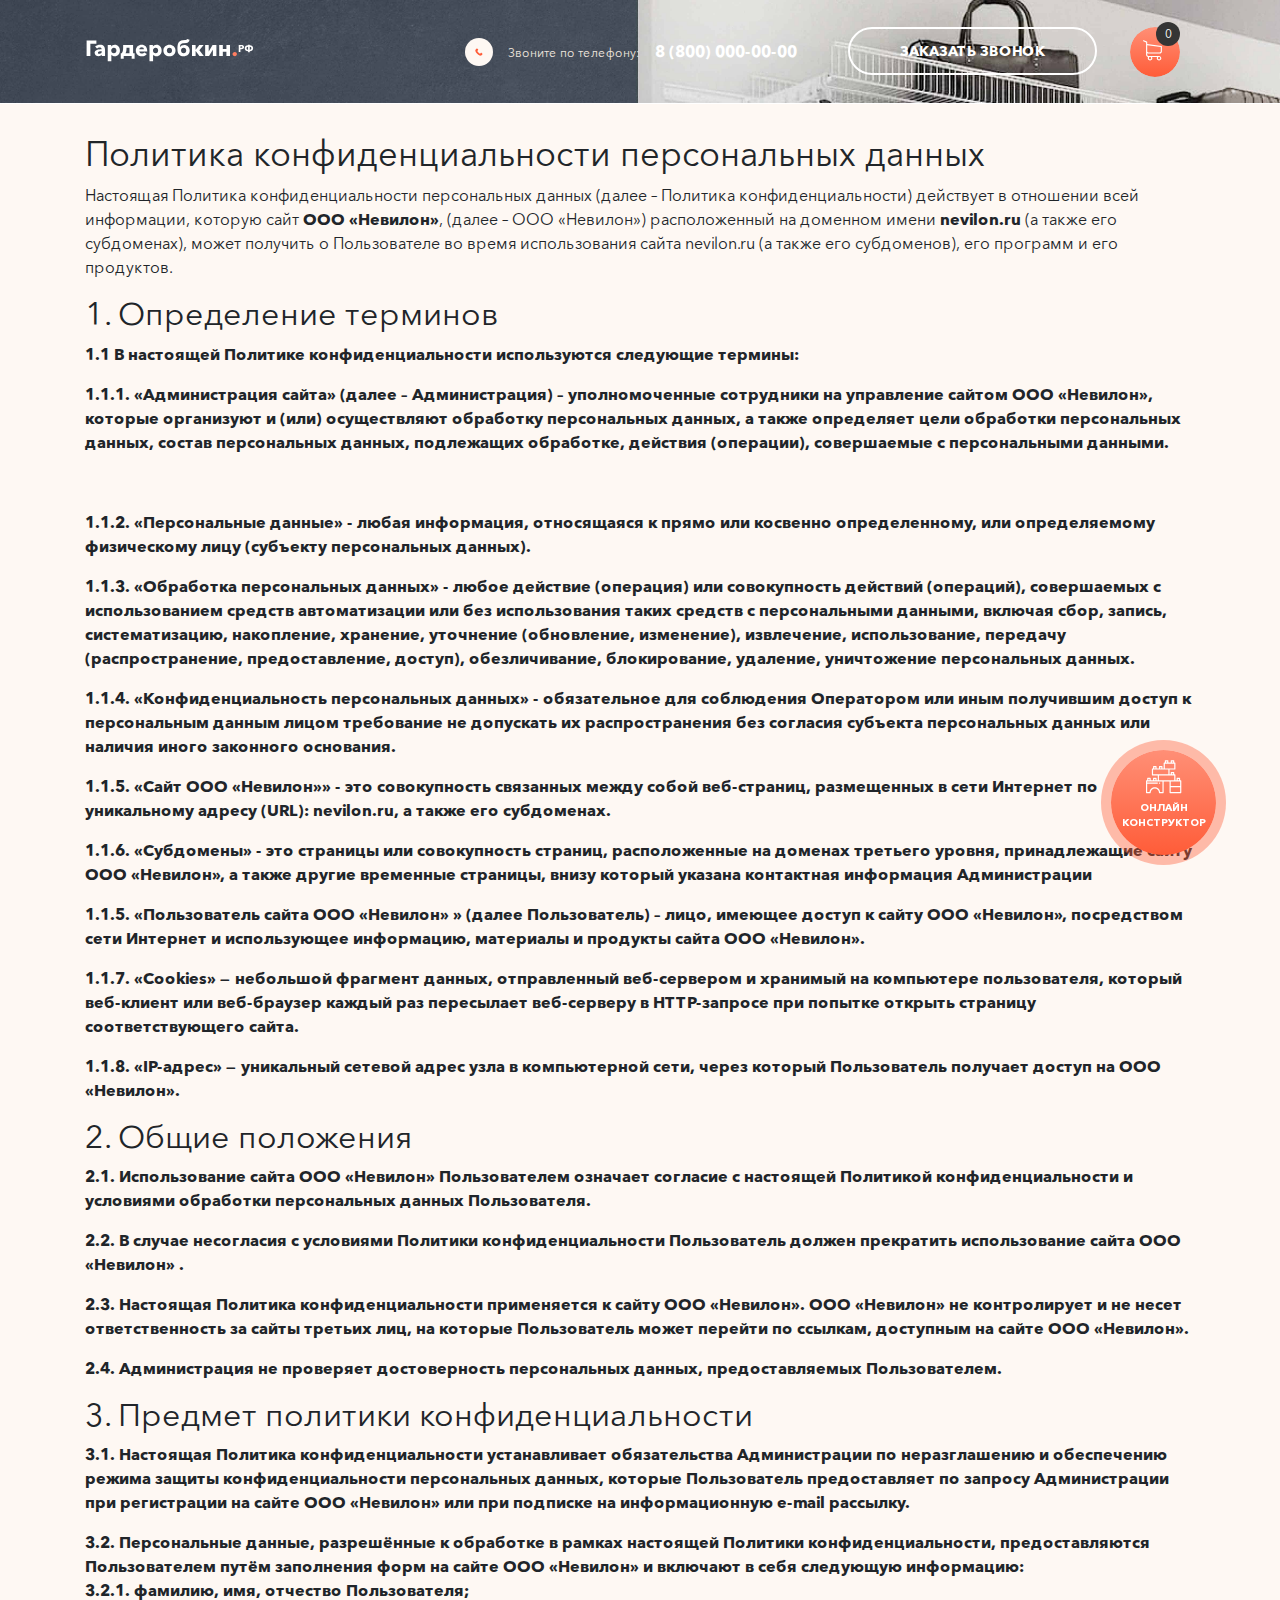
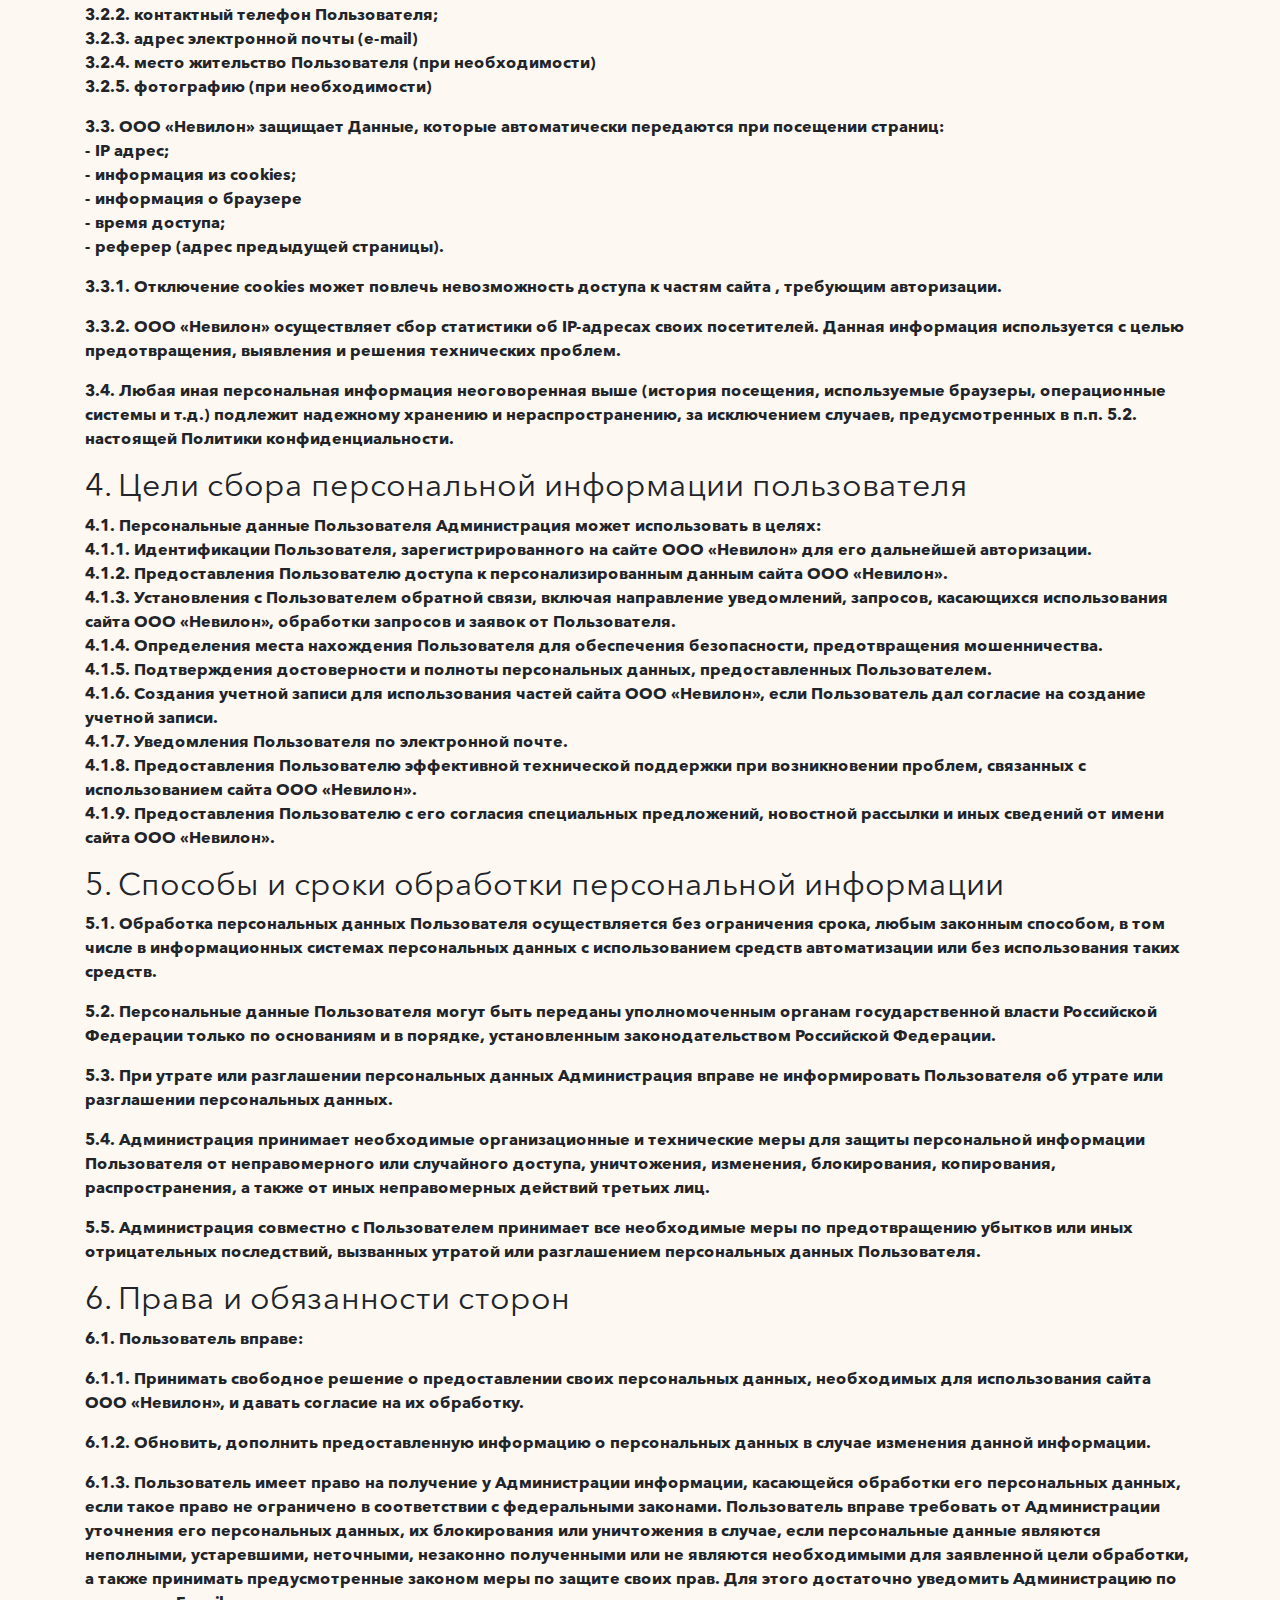
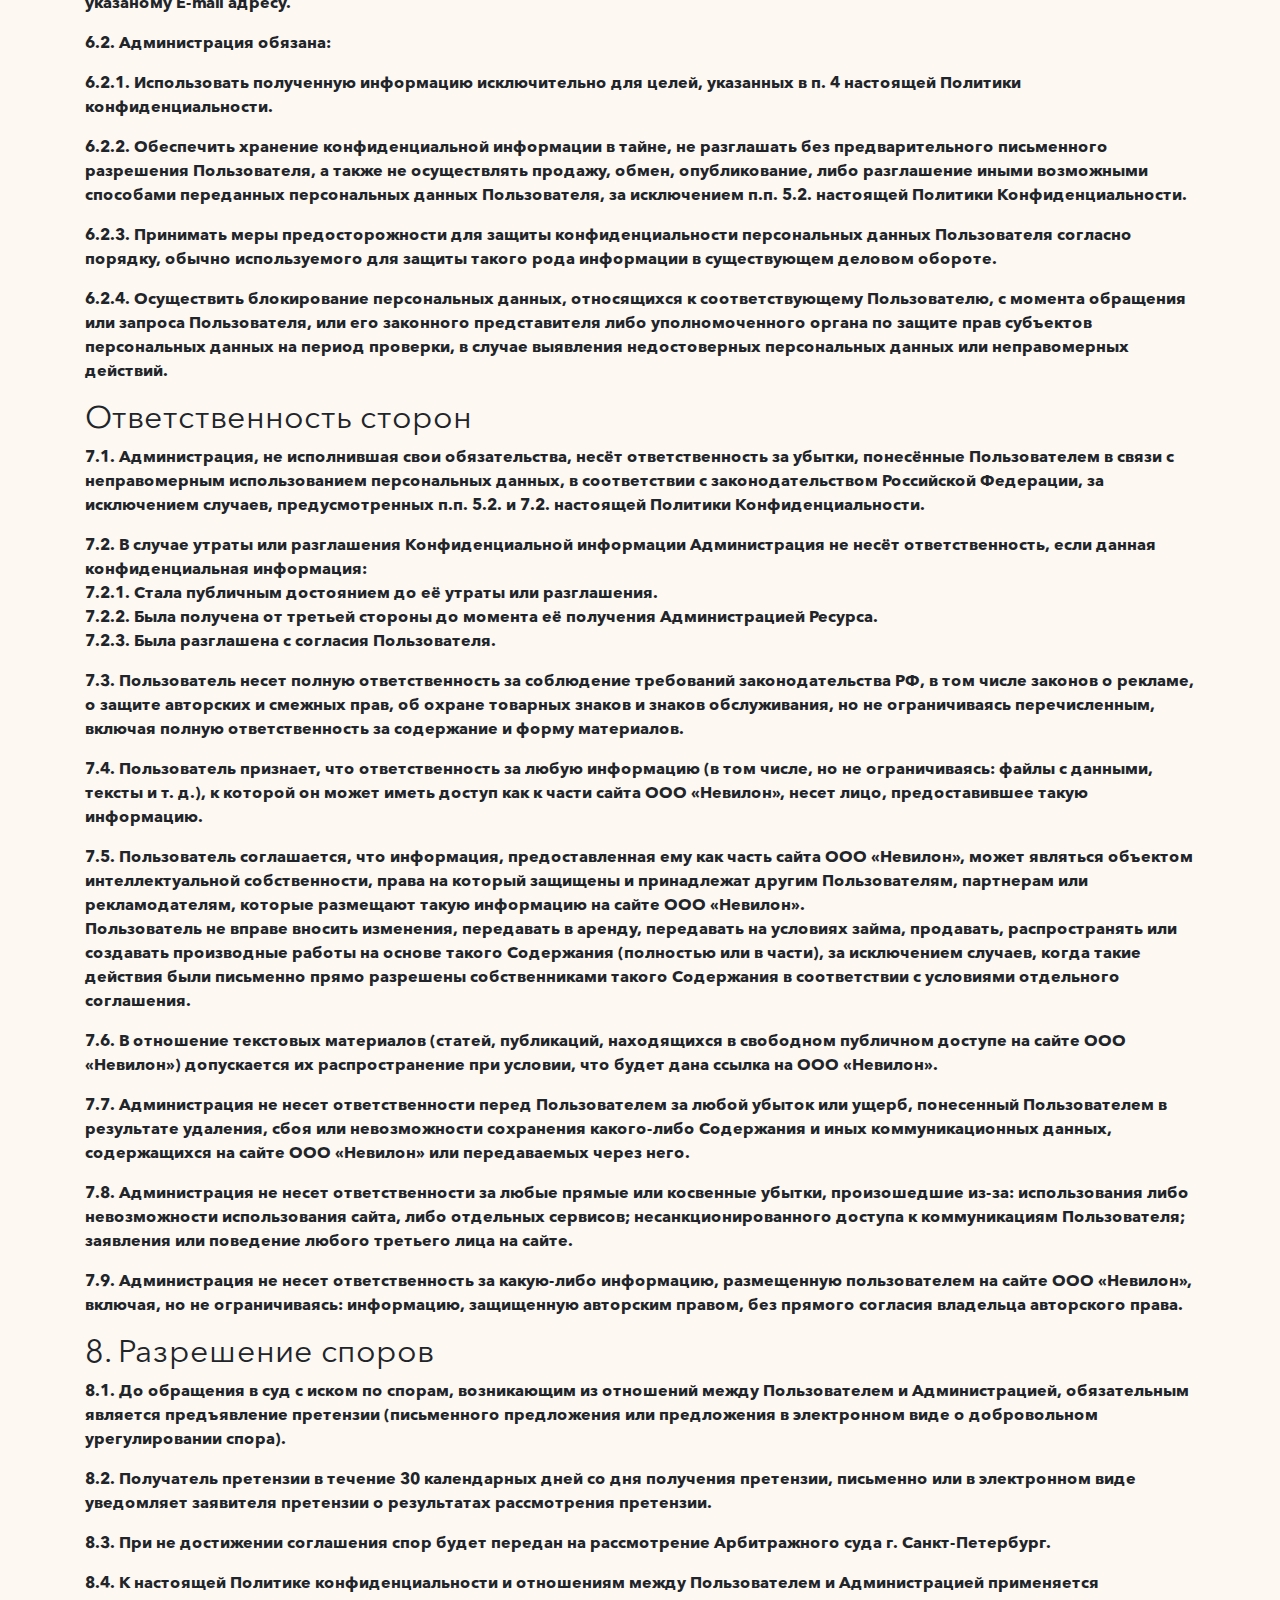
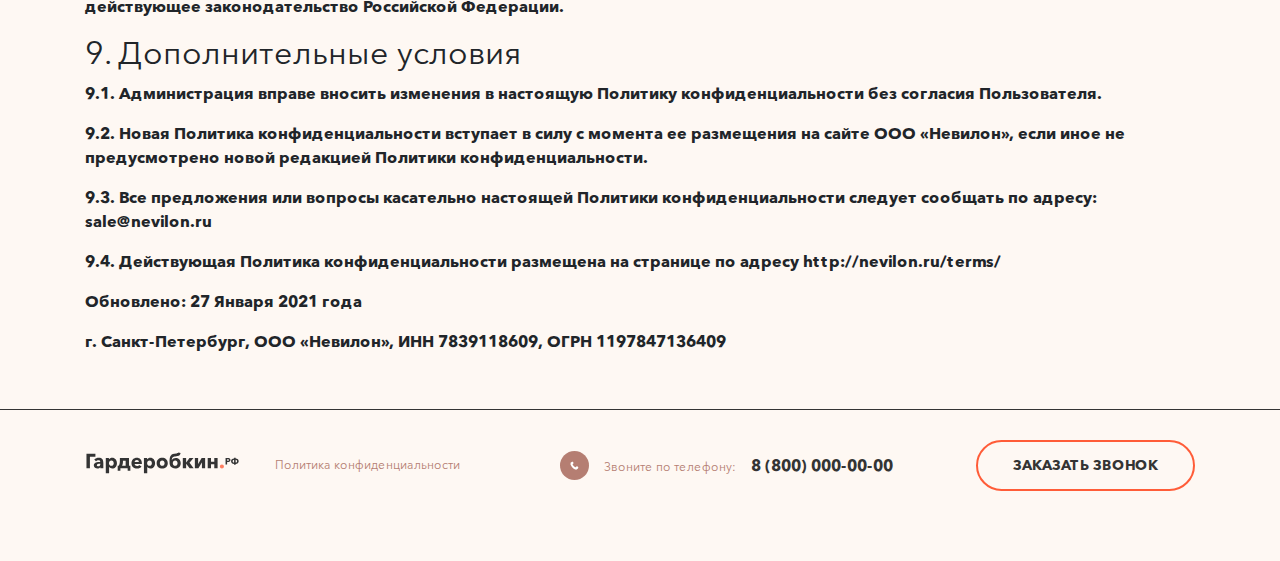
<file: terms.html>
<!DOCTYPE html>
<html lang="ru">
<head>
    <meta charset="UTF-8">
    <meta name="viewport" content="width=device-width, initial-scale=1.0">
    <link rel="stylesheet" href="style/bootstrap.min.css" integrity="sha384-TX8t27EcRE3e/ihU7zmQxVncDAy5uIKz4rEkgIXeMed4M0jlfIDPvg6uqKI2xXr2" crossorigin="anonymous">
    <link rel="stylesheet" href="style/jquery.fancybox.min.css">
    <link rel="stylesheet" href="style/style.css">
    <title>Гардеробкин</title>
</head>
<body>
    <header class="header-nav">
        <div class="container">
            <div class="row">
                <div class="col-xl-4 col-md-6 col-12">
                    <div class="logo">
                        <a href="index.html" class="logo__link"><img src="src/img/icons/logo.svg" alt="" class="logo__img"></a>
                    </div>
                </div>
                <div class="col-xl-4 col-md-6 col-12">
                    <div class="header__phone">
                        <img src="src/img/icons/phone.svg" alt="" class="phone__img">
                        <p class="phone__text"><span class="phone__text-wrap">Звоните по телефону:</span><a class="phone__link" href="tel:8(800)0000000">8 (800) 000-00-00</a></p>
                    </div>
                </div>
                <div class="col-xl-3 col-md-6 col-12">
                    <div class="header__button">
                        <button class="header__btn button-transparent" data-toggle="modal" data-target="#callback" data-title="заказать звонок">Заказать звонок</button>
                    </div>
                </div>
                <div class="col-xl-1 col-md-6 col-12">
                    <div class="header__cart">
                        <a href="cart.html" class="cart__btn"><img src="src/img/icons/cart.svg" alt="" class="cart__img"><span class="cart__btn-count">0</span></a>
                    </div>
                </div>
            </div>
        </div>
    </header>
    <section class="terms">
        <div class="container">
            <h1 class="info-sec__title">Политика конфиденциальности персональных данных</h1>
            <div class="info-sec__main" role="main">
                <p>Настоящая Политика конфиденциальности персональных данных (далее – Политика конфиденциальности) действует в отношении всей информации, которую сайт <strong>ООО «Невилон»</strong>, (далее – ООО «Невилон») расположенный на доменном имени <strong>nevilon.ru</strong> (а также его субдоменах), может получить о Пользователе во время использования сайта nevilon.ru (а также его субдоменов), его программ и его продуктов.</p>

                <h2>1. Определение терминов</h2>

                <p><strong>1.1 В настоящей Политике конфиденциальности используются следующие термины:</strong></p>
                
                <p><strong>1.1.1. «<strong>Администрация сайта</strong>» (далее – Администрация) – уполномоченные сотрудники на управление сайтом <strong>ООО «Невилон»</strong>, которые организуют и (или) осуществляют обработку персональных данных, а также определяет цели обработки персональных данных, состав персональных данных, подлежащих обработке, действия (операции), совершаемые с персональными данными.</strong></strong></p>
                
                <p><strong><strong> <br></strong></strong></p><p><strong><strong>1.1.2. «Персональные данные» - любая информация, относящаяся к прямо или косвенно определенному, или определяемому физическому лицу (субъекту персональных данных).</strong></strong></p><strong><strong>
                
                <p>1.1.3. «Обработка персональных данных» - любое действие (операция) или совокупность действий (операций), совершаемых с использованием средств автоматизации или без использования таких средств с персональными данными, включая сбор, запись, систематизацию, накопление, хранение, уточнение (обновление, изменение), извлечение, использование, передачу (распространение, предоставление, доступ), обезличивание, блокирование, удаление, уничтожение персональных данных.</p>
                
                <p>1.1.4. «Конфиденциальность персональных данных» - обязательное для соблюдения Оператором или иным получившим доступ к персональным данным лицом требование не допускать их распространения без согласия субъекта персональных данных или наличия иного законного основания.</p>
                
                <p>1.1.5. «Сайт <strong>ООО «Невилон»</strong>» - это совокупность связанных между собой веб-страниц, размещенных в сети Интернет по уникальному адресу (URL): <strong>nevilon.ru</strong>, а также его субдоменах.</p>
                
                <p>1.1.6. «Субдомены» - это страницы или совокупность страниц, расположенные на доменах третьего уровня, принадлежащие сайту ООО «Невилон», а также другие временные страницы, внизу который указана контактная информация Администрации</p>
                
                <p>1.1.5. «Пользователь сайта <strong>ООО «Невилон»</strong> » (далее Пользователь) – лицо, имеющее доступ к сайту <strong>ООО «Невилон»</strong>, посредством сети Интернет и использующее информацию, материалы и продукты сайта <strong>ООО «Невилон»</strong>.</p>
                
                <p>1.1.7. «Cookies» — небольшой фрагмент данных, отправленный веб-сервером и хранимый на компьютере пользователя, который веб-клиент или веб-браузер каждый раз пересылает веб-серверу в HTTP-запросе при попытке открыть страницу соответствующего сайта.</p>
                
                <p>1.1.8. «IP-адрес» — уникальный сетевой адрес узла в компьютерной сети, через который Пользователь получает доступ на ООО «Невилон».</p>
                
                <h2>2. Общие положения</h2>
                
                <p>2.1. Использование сайта ООО «Невилон» Пользователем означает согласие с настоящей Политикой конфиденциальности и условиями обработки персональных данных Пользователя.</p>
                
                <p>2.2. В случае несогласия с условиями Политики конфиденциальности Пользователь должен прекратить использование сайта ООО «Невилон» .</p>
                
                <p>2.3. Настоящая Политика конфиденциальности применяется к сайту ООО «Невилон». ООО «Невилон» не контролирует и не несет ответственность за сайты третьих лиц, на которые Пользователь может перейти по ссылкам, доступным на сайте ООО «Невилон».</p>
                
                <p>2.4. Администрация не проверяет достоверность персональных данных, предоставляемых Пользователем.</p>
                
                <h2>3. Предмет политики конфиденциальности</h2>
                
                <p>3.1. Настоящая Политика конфиденциальности устанавливает обязательства Администрации по неразглашению и обеспечению режима защиты конфиденциальности персональных данных, которые Пользователь предоставляет по запросу Администрации при регистрации на сайте ООО «Невилон» или при подписке на информационную e-mail рассылку.</p>
                
                <p>3.2. Персональные данные, разрешённые к обработке в рамках настоящей Политики конфиденциальности, предоставляются Пользователем путём заполнения форм на сайте ООО «Невилон» и включают в себя следующую информацию:<br> 3.2.1. фамилию, имя, отчество Пользователя;<br> 3.2.2. контактный телефон Пользователя;<br> 3.2.3. адрес электронной почты (e-mail)<br> 3.2.4. место жительство Пользователя (при необходимости)<br> 3.2.5. фотографию (при необходимости)</p>
                
                <p>3.3. ООО «Невилон» защищает Данные, которые автоматически передаются при посещении страниц:<br> - IP адрес;<br> - информация из cookies;<br> - информация о браузере<br> - время доступа;<br> - реферер (адрес предыдущей страницы).</p>
                
                <p>3.3.1. Отключение cookies может повлечь невозможность доступа к частям сайта , требующим авторизации.</p>
                
                <p>3.3.2. ООО «Невилон» осуществляет сбор статистики об IP-адресах своих посетителей. Данная информация используется с целью предотвращения, выявления и решения технических проблем.</p>
                
                <p>3.4. Любая иная персональная информация неоговоренная выше (история посещения, используемые браузеры, операционные системы и т.д.) подлежит надежному хранению и нераспространению, за исключением случаев, предусмотренных в п.п. 5.2. настоящей Политики конфиденциальности.</p>
                
                <h2>4. Цели сбора персональной информации пользователя</h2>
                
                <p>4.1. Персональные данные Пользователя Администрация может использовать в целях:<br> 4.1.1. Идентификации Пользователя, зарегистрированного на сайте ООО «Невилон» для его дальнейшей авторизации.<br> 4.1.2. Предоставления Пользователю доступа к персонализированным данным сайта ООО «Невилон».<br> 4.1.3. Установления с Пользователем обратной связи, включая направление уведомлений, запросов, касающихся использования сайта ООО «Невилон», обработки запросов и заявок от Пользователя.<br> 4.1.4. Определения места нахождения Пользователя для обеспечения безопасности, предотвращения мошенничества.<br> 4.1.5. Подтверждения достоверности и полноты персональных данных, предоставленных Пользователем.<br> 4.1.6. Создания учетной записи для использования частей сайта ООО «Невилон», если Пользователь дал согласие на создание учетной записи.<br> 4.1.7. Уведомления Пользователя по электронной почте.<br> 4.1.8. Предоставления Пользователю эффективной технической поддержки при возникновении проблем, связанных с использованием сайта ООО «Невилон».<br> 4.1.9. Предоставления Пользователю с его согласия специальных предложений, новостной рассылки и иных сведений от имени сайта ООО «Невилон».</p>
                
                <h2>5. Способы и сроки обработки персональной информации</h2>
                
                <p>5.1. Обработка персональных данных Пользователя осуществляется без ограничения срока, любым законным способом, в том числе в информационных системах персональных данных с использованием средств автоматизации или без использования таких средств.</p>
                
                <p>5.2. Персональные данные Пользователя могут быть переданы уполномоченным органам государственной власти Российской Федерации только по основаниям и в порядке, установленным законодательством Российской Федерации.</p>
                
                <p>5.3. При утрате или разглашении персональных данных Администрация вправе не информировать Пользователя об утрате или разглашении персональных данных.</p>
                
                <p>5.4. Администрация принимает необходимые организационные и технические меры для защиты персональной информации Пользователя от неправомерного или случайного доступа, уничтожения, изменения, блокирования, копирования, распространения, а также от иных неправомерных действий третьих лиц.</p>
                
                <p>5.5. Администрация совместно с Пользователем принимает все необходимые меры по предотвращению убытков или иных отрицательных последствий, вызванных утратой или разглашением персональных данных Пользователя.</p>
                
                <h2>6. Права и обязанности сторон</h2>
                
                <p><strong>6.1. Пользователь вправе:</strong></p>
                
                <p>6.1.1. Принимать свободное решение о предоставлении своих персональных данных, необходимых для использования сайта ООО «Невилон», и давать согласие на их обработку.</p>
                
                <p>6.1.2. Обновить, дополнить предоставленную информацию о персональных данных в случае изменения данной информации.</p>
                
                <p>6.1.3. Пользователь имеет право на получение у Администрации информации, касающейся обработки его персональных данных, если такое право не ограничено в соответствии с федеральными законами. Пользователь вправе требовать от Администрации уточнения его персональных данных, их блокирования или уничтожения в случае, если персональные данные являются неполными, устаревшими, неточными, незаконно полученными или не являются необходимыми для заявленной цели обработки, а также принимать предусмотренные законом меры по защите своих прав. Для этого достаточно уведомить Администрацию по указаному E-mail адресу.</p>
                
                <p><strong>6.2. Администрация обязана:</strong></p>
                
                <p>6.2.1. Использовать полученную информацию исключительно для целей, указанных в п. 4 настоящей Политики конфиденциальности.</p>
                
                <p>6.2.2. Обеспечить хранение конфиденциальной информации в тайне, не разглашать без предварительного письменного разрешения Пользователя, а также не осуществлять продажу, обмен, опубликование, либо разглашение иными возможными способами переданных персональных данных Пользователя, за исключением п.п. 5.2. настоящей Политики Конфиденциальности.</p>
                
                <p>6.2.3. Принимать меры предосторожности для защиты конфиденциальности персональных данных Пользователя согласно порядку, обычно используемого для защиты такого рода информации в существующем деловом обороте.</p>
                
                <p>6.2.4. Осуществить блокирование персональных данных, относящихся к соответствующему Пользователю, с момента обращения или запроса Пользователя, или его законного представителя либо уполномоченного органа по защите прав субъектов персональных данных на период проверки, в случае выявления недостоверных персональных данных или неправомерных действий.</p>
                
                <h2>Ответственность сторон</h2>
                
                <p>7.1. Администрация, не исполнившая свои обязательства, несёт ответственность за убытки, понесённые Пользователем в связи с неправомерным использованием персональных данных, в соответствии с законодательством Российской Федерации, за исключением случаев, предусмотренных п.п. 5.2. и 7.2. настоящей Политики Конфиденциальности.</p>
                
                <p>7.2. В случае утраты или разглашения Конфиденциальной информации Администрация не несёт ответственность, если данная конфиденциальная информация:<br> 7.2.1. Стала публичным достоянием до её утраты или разглашения.<br> 7.2.2. Была получена от третьей стороны до момента её получения Администрацией Ресурса.<br> 7.2.3. Была разглашена с согласия Пользователя.</p>
                
                <p>7.3. Пользователь несет полную ответственность за соблюдение требований законодательства РФ, в том числе законов о рекламе, о защите авторских и смежных прав, об охране товарных знаков и знаков обслуживания, но не ограничиваясь перечисленным, включая полную ответственность за содержание и форму материалов.</p>
                
                <p>7.4. Пользователь признает, что ответственность за любую информацию (в том числе, но не ограничиваясь: файлы с данными, тексты и т. д.), к которой он может иметь доступ как к части сайта ООО «Невилон», несет лицо, предоставившее такую информацию.</p>
                
                <p>7.5. Пользователь соглашается, что информация, предоставленная ему как часть сайта ООО «Невилон», может являться объектом интеллектуальной собственности, права на который защищены и принадлежат другим Пользователям, партнерам или рекламодателям, которые размещают такую информацию на сайте ООО «Невилон».<br> Пользователь не вправе вносить изменения, передавать в аренду, передавать на условиях займа, продавать, распространять или создавать производные работы на основе такого Содержания (полностью или в части), за исключением случаев, когда такие действия были письменно прямо разрешены собственниками такого Содержания в соответствии с условиями отдельного соглашения.</p>
                
                <p>7.6. В отношение текстовых материалов (статей, публикаций, находящихся в свободном публичном доступе на сайте ООО «Невилон») допускается их распространение при условии, что будет дана ссылка на ООО «Невилон».</p>
                
                <p>7.7. Администрация не несет ответственности перед Пользователем за любой убыток или ущерб, понесенный Пользователем в результате удаления, сбоя или невозможности сохранения какого-либо Содержания и иных коммуникационных данных, содержащихся на сайте ООО «Невилон» или передаваемых через него.</p>
                
                <p>7.8. Администрация не несет ответственности за любые прямые или косвенные убытки, произошедшие из-за: использования либо невозможности использования сайта, либо отдельных сервисов; несанкционированного доступа к коммуникациям Пользователя; заявления или поведение любого третьего лица на сайте.</p>
                
                <p>7.9. Администрация не несет ответственность за какую-либо информацию, размещенную пользователем на сайте ООО «Невилон», включая, но не ограничиваясь: информацию, защищенную авторским правом, без прямого согласия владельца авторского права.</p>
                
                <h2>8. Разрешение споров</h2>
                
                <p>8.1. До обращения в суд с иском по спорам, возникающим из отношений между Пользователем и Администрацией, обязательным является предъявление претензии (письменного предложения или предложения в электронном виде о добровольном урегулировании спора).</p>
                
                <p>8.2. Получатель претензии в течение 30 календарных дней со дня получения претензии, письменно или в электронном виде уведомляет заявителя претензии о результатах рассмотрения претензии.</p>
                
                <p>8.3. При не достижении соглашения спор будет передан на рассмотрение Арбитражного суда г. Санкт-Петербург.</p>
                
                <p>8.4. К настоящей Политике конфиденциальности и отношениям между Пользователем и Администрацией применяется действующее законодательство Российской Федерации.</p>
                
                <h2>9. Дополнительные условия</h2>
                
                <p>9.1. Администрация вправе вносить изменения в настоящую Политику конфиденциальности без согласия Пользователя.</p>
                
                <p>9.2. Новая Политика конфиденциальности вступает в силу с момента ее размещения на сайте ООО «Невилон», если иное не предусмотрено новой редакцией Политики конфиденциальности.</p>
                
                <p>9.3. Все предложения или вопросы касательно настоящей Политики конфиденциальности следует сообщать по адресу: sale@nevilon.ru</p>
                
                <p>9.4. Действующая Политика конфиденциальности размещена на странице по адресу http://nevilon.ru/terms/</p>
                
                <p>Обновлено: 27 Января 2021 года</p>
                
                <p>г. Санкт-Петербург, ООО «Невилон», ИНН 7839118609, ОГРН 1197847136409</p>
                
                </strong></strong><p><strong><strong> </strong></strong><br></p><p><strong><strong></strong></strong></p>
            </div>
        </div>
    </section>
    <footer class="footer">
        <div class="container">
            <div class="row">
                <div class="col-xl-2 col-lg-6 col-12">
                    <div class="logo logo-footer">
                        <a href="index.html" class="logo__link"><img class="logo__img" src="src/img/icons/logo_footer.svg" alt=""></a>
                    </div>
                </div>
                <div class="col-xl-3 col-lg-6 col-12">
                    <div class="footer-privacy">
                        <a href="terms.html" class="footer-privacy__link">Политика конфиденциальности</a>
                    </div>
                </div>
                <div class="col-xl-4 col-lg-6 col-12">
                    <div class="footer__phone">
                        <svg class="phone__img-footer" width="8" height="8" viewBox="0 0 8 8" fill="none" xmlns="http://www.w3.org/2000/svg">
                            <path d="M6.67367 4.98456C6.39033 4.70483 6.0366 4.70483 5.75506 4.98456C5.5403 5.19751 5.32553 5.41047 5.11438 5.62703C5.05662 5.68658 5.0079 5.69922 4.93751 5.65951C4.79855 5.58372 4.65056 5.52236 4.51701 5.43934C3.89437 5.04772 3.3728 4.54421 2.91079 3.97754C2.68158 3.69601 2.47765 3.39462 2.33507 3.05534C2.3062 2.98676 2.31161 2.94165 2.36756 2.8857C2.58232 2.67816 2.79167 2.46521 3.00283 2.25225C3.297 1.95628 3.297 1.60978 3.00102 1.31201C2.83318 1.14237 2.66534 0.976335 2.4975 0.806693C2.32424 0.633443 2.15279 0.458388 1.97773 0.286942C1.69439 0.0108235 1.34066 0.0108236 1.05912 0.288746C0.842551 0.5017 0.635005 0.720068 0.414827 0.929413C0.210891 1.12251 0.10802 1.35893 0.0863634 1.63505C0.0520733 2.08442 0.162163 2.50852 0.31737 2.92179C0.635005 3.77722 1.11868 4.53699 1.70522 5.23361C2.4975 6.17566 3.44318 6.921 4.54949 7.45879C5.0476 7.70062 5.56376 7.88651 6.12503 7.91719C6.51125 7.93884 6.84693 7.84139 7.11584 7.54001C7.29992 7.33427 7.50746 7.14658 7.70238 6.94987C7.99114 6.65751 7.99294 6.30379 7.70599 6.01504C7.36309 5.67034 7.01838 5.32745 6.67367 4.98456Z" fill="white"/>
                        </svg>                                
                        <p class="phone__text-footer"><span class="phone__text-wrap">Звоните по телефону:</span><a class="phone__link-footer" href="tel:8(800)0000000">8 (800) 000-00-00</a></p>
                    </div>
                </div>
                <div class="col-xl-3 col-lg-6 col-12">
                    <div class="footer__button">
                        <button class="footer__btn button-transparent" data-toggle="modal" data-target="#callback" data-title="заказать звонок">Заказать звонок</button>
                    </div>
                </div>
            </div>
        </div>
    </footer>
    <div class="modal fade" id="question" tabindex="-1" role="dialog">
        <div class="modal-dialog modal-dialog-centered" role="dialog">
            <div class="modal-body">
                <div class="modal-body__top">
                    <button type="button" class="close modal-body__close" data-dismiss="modal" aria-label="Close">
                        <svg width="33" height="33" viewBox="0 0 33 33" fill="none" xmlns="http://www.w3.org/2000/svg">
                            <path d="M18.3231 16.5001L32.6227 2.20059C33.1261 1.69721 33.1261 0.880968 32.6227 0.377585C32.1192 -0.125862 31.3031 -0.125862 30.7997 0.377585L16.5001 14.6771L2.20059 0.377585C1.69714 -0.125862 0.880968 -0.125862 0.377585 0.377585C-0.125862 0.880968 -0.125862 1.69721 0.377585 2.20059L14.6771 16.5001L0.377585 30.7997C-0.125862 31.3031 -0.125862 32.1193 0.377585 32.6227C0.880968 33.1261 1.69714 33.1261 2.20059 32.6227L16.5001 18.3231L30.7997 32.6227C31.3031 33.1261 32.1192 33.1261 32.6227 32.6227C33.1261 32.1192 33.1261 31.3031 32.6227 30.7997L18.3231 16.5001Z" fill="#343434"/>
                        </svg>                        
                    </button>
                    <p class="modal-body__text">Чтобы задать вопрос, впишите Ваше имя и телефон:</p>
                </div>
                <form action="POST">
                    <div class="modal-body__inputs">
                        <input name="name" type="text" class="size-form__input size-form__input-name" placeholder="Ваше имя">
                        <input name="tel" type="tel" class="size-form__input size-form__input-tel" placeholder="Ваш телефон">
                        <textarea rows="2" maxlength="200" name="comment" class="size-form__input size-form__input-comment" placeholder="Ваш вопрос"></textarea>
                    </div>
                    <div class="modal-form__info">
                        <button class="modal-form__button button-orange" type="submit">Задать вопрос</button>
                        <p class="modal-form__text">Нажимая на кнопку, я даю согласие на обработку моих персональных данных и согласен с <a class="contact-form__link" href="terms.html">политикой Конфиденциальности</a>.*</p>
                    </div>
                </form>
            </div>
        </div>
    </div>
    <div class="modal fade" id="callback" tabindex="-1" role="dialog" >
        <div class="modal-dialog modal-dialog-centered" role="dialog">
            <div class="modal-body">
                <div class="modal-body__top">
                    <button type="button" class="close modal-body__close" data-dismiss="modal" aria-label="Close">
                        <svg width="33" height="33" viewBox="0 0 33 33" fill="none" xmlns="http://www.w3.org/2000/svg">
                            <path d="M18.3231 16.5001L32.6227 2.20059C33.1261 1.69721 33.1261 0.880968 32.6227 0.377585C32.1192 -0.125862 31.3031 -0.125862 30.7997 0.377585L16.5001 14.6771L2.20059 0.377585C1.69714 -0.125862 0.880968 -0.125862 0.377585 0.377585C-0.125862 0.880968 -0.125862 1.69721 0.377585 2.20059L14.6771 16.5001L0.377585 30.7997C-0.125862 31.3031 -0.125862 32.1193 0.377585 32.6227C0.880968 33.1261 1.69714 33.1261 2.20059 32.6227L16.5001 18.3231L30.7997 32.6227C31.3031 33.1261 32.1192 33.1261 32.6227 32.6227C33.1261 32.1192 33.1261 31.3031 32.6227 30.7997L18.3231 16.5001Z" fill="#343434"/>
                        </svg>                        
                    </button>
                    <p class="modal-body__text">Чтобы <span class="title__change">заказать звонок</span>,<br>впишите Ваше имя и телефон:</p>
                </div>
                <form action="POST">
                    <div class="modal-body__inputs">
                        <input name="name" type="text" class="size-form__input size-form__input-name" placeholder="Ваше имя">
                        <input name="tel" type="tel" class="size-form__input size-form__input-tel" placeholder="Ваш телефон">
                    </div>
                    <div class="modal-form__info">
                        <button class="modal-form__button button-orange" type="submit">Задать вопрос</button>
                        <p class="modal-form__text">Нажимая на кнопку, я даю согласие на обработку моих персональных данных и согласен с <a class="contact-form__link" href="terms.html">политикой Конфиденциальности</a>.*</p>
                    </div>
                </form>
            </div>
        </div>
    </div>
    <div class="widget">
        <a href="http://gs-online.ru/" class="online-kit__link" target="_blank">
            <img src="src/img/icons/kit.svg" alt="" class="widget__img">
            <p class="widget__text">онлайн Конструктор</p>
        </a>
    </div>
    <script src="js/jquery-3.5.1.min.js"></script>
    <script src="js/bootstrap.min.js"></script>
    <script src="js/jquery.fancybox.min.js"></script>
    <script src="js/main.js"></script>
</body>
</html>
</file>
<file: style/style.css>
@charset "UTF-8";
@font-face {
  font-family: "AvenirNextCyr";
  src: url("../src/fonts/AvenirNextCyr-Bold.eot");
  src: local("☺"), url("../src/fonts/AvenirNextCyr-Bold.woff") format("woff"), url("../src/fonts/AvenirNextCyr-Bold.ttf") format("truetype");
  font-weight: bold;
  font-style: normal;
}
@font-face {
  font-family: "AvenirNextCyr";
  src: url("../src/fonts/AvenirNextCyr-Regular.eot");
  src: local("☺"), url("../src/fonts/AvenirNextCyr-Regular.woff") format("woff"), url("../src/fonts/AvenirNextCyr-Regular.ttf") format("truetype");
  font-weight: normal;
  font-style: normal;
}
/* общие стили */
body {
  font-family: "AvenirNextCyr", sans-serif;
}

button:focus {
  outline: none;
}

.button-transparent {
  transition: 0.5s ease;
}

.button-transparent:hover {
  box-shadow: inset 0 0 10px 4px rgba(255, 132, 93, 0.3);
}

.button-orange {
  padding: 14px 0;
  min-width: 205px;
  font-weight: bold;
  font-size: 14px;
  line-height: 1.2;
  text-align: center;
  text-transform: uppercase;
  color: #FFFFFF;
  background: linear-gradient(180deg, #FF8F76 0%, #FF5C38 100%);
  border-radius: 50px;
  border: none;
  transition: 0.5s ease;
}

.button-orange:hover,
.button-orange:focus {
  outline: none;
  box-shadow: 0 4px 10px 4px rgba(255, 132, 93, 0.3);
}

.cart__btn {
  position: relative;
  background-color: transparent;
  border: none;
}

.cart__img {
  position: relative;
  border-radius: 50%;
  transition: 0.5s ease;
}

.cart__img:hover {
  box-shadow: 0 4px 10px 4px rgba(255, 132, 93, 0.3);
}

.subtitle-primary {
  font-weight: bold;
  font-size: calc(26px + 10 * ((100vw - 320px) / (1920 - 320)));
  line-height: 1.2;
  color: #343434;
}

/*-----*/
.header {
  margin-bottom: 120px;
  position: relative;
  display: flex;
  flex-direction: column;
  justify-content: space-between;
  height: 100vh;
  background: url(../src/img/mainBG.jpg) top center/cover;
  background-color: #343434cf;
}

.header::after {
  content: "";
  position: absolute;
  bottom: 0;
  left: 0;
  width: 42%;
  height: 130px;
  background-color: #343434;
  border-radius: 0 50px 0 0;
  z-index: 0;
}

.header-nav {
  position: relative;
  padding: 27px 0;
  background: url(../src/img/mainBG_header.jpg) top center/cover;
}

.header-nav::after {
  content: "";
  position: absolute;
  bottom: 0;
  left: 0;
  width: 100%;
  height: 1px;
  background-color: #fff;
}

.logo {
  display: flex;
  align-items: center;
  justify-content: flex-start;
  height: 100%;
}

.logo__img {
  width: 100%;
  height: auto;
}

.header__phone {
  display: flex;
  align-items: center;
  height: 100%;
}

.header__button {
  text-align: center;
}

.phone__img {
  margin-right: 15px;
  padding: 10px;
  background-color: #FEF8F3;
  border-radius: 50%;
}

.phone__text {
  margin: 0;
  font-size: 12px;
  line-height: 1.2;
  color: #EFE6DF;
}

.phone__link {
  padding-left: 15px;
  font-weight: bold;
  font-size: 16px;
  line-height: 1.2;
  color: #FFFFFF;
}

.phone__link:hover,
.phone__link:focus,
.phone__link:link,
.phone__link:visited {
  color: #FFFFFF;
}

.header__btn {
  padding: 15px 50px;
  font-weight: bold;
  font-size: 14px;
  line-height: 1;
  text-align: center;
  text-transform: uppercase;
  color: #FFFFFF;
  background-color: transparent;
  border: 2px solid #FFFFFF;
  border-radius: 50px;
}

.cart__btn-count {
  position: absolute;
  top: 0;
  right: 0;
  display: flex;
  align-items: center;
  justify-content: center;
  padding: 10px;
  width: 24px;
  height: 24px;
  font-size: 12px;
  line-height: 1;
  color: #FFFFFF;
  background-color: #353535;
  border-radius: 50%;
  transform-origin: bottom;
  transform: translate(0, -75%);
}

.header-body {
  display: flex;
  flex-direction: column;
  justify-content: space-between;
  height: 100%;
  z-index: 1;
}

.main__title {
  margin-bottom: 35px;
  font-size: calc(23px + 17 * ((100vw - 320px) / (1920 - 320)));
  font-weight: bold;
  line-height: 1.2;
  text-transform: uppercase;
  color: #FFFFFF;
}

.header-body__description {
  margin-bottom: 15px;
  display: flex;
  align-items: center;
  justify-content: space-between;
}

.description__text {
  margin: 0;
  margin-right: 30px;
  font-weight: bold;
  font-size: 12px;
  line-height: 1.2;
  text-transform: uppercase;
  color: #FFFFFF;
}

.description__btn {
  padding: 14px 25px;
  font-weight: bold;
  font-size: 14px;
  line-height: 1.2;
  text-align: center;
  text-transform: uppercase;
  color: #FFFFFF;
  background-color: transparent;
  border: 2px solid #FF5C38;
  border-radius: 50px;
}

.header-body__button {
  display: flex;
  align-items: center;
  justify-content: center;
}

.header-body__link {
  width: 100%;
}

.header-body__link:hover,
.header-body__link:focus,
.header-body__link:link,
.header-body__link:visited {
  color: #fff;
  text-decoration: none;
}

.header-body__btn-img {
  margin-right: 20px;
}

.socials__link {
  height: 100%;
  display: flex;
  justify-content: center;
  flex-direction: column;
}

.socials__link:hover,
.socials__link:focus,
.socials__link:link,
.socials__link:visited {
  color: #FFFFFF;
  outline: none;
  text-decoration: none;
}

.socials__text {
  margin-bottom: 50px;
  font-size: 10px;
  line-height: 1.2;
  text-transform: uppercase;
  white-space: nowrap;
  color: #FFFFFF;
  transform: rotate(-90deg);
}

.socials__img {
  height: 14px;
}

.header-top {
  height: 100%;
  display: flex;
  align-items: center;
}

.header-bottom__project {
  display: flex;
  align-items: center;
  height: 130px;
}

.header-bottom__image {
  margin-right: 45px;
}

.header-bottom__text {
  margin: 0;
  font-weight: bold;
  font-size: 20px;
  line-height: 1.2;
  color: #FFFFFF;
}

.header-mouse {
  position: absolute;
  bottom: 50px;
  left: 50%;
  right: 50%;
  display: flex;
  flex-direction: column;
  align-items: center;
  z-index: 1;
}

.header-mouse__icon {
  margin-bottom: 10px;
  animation-name: mouse;
  animation-duration: 3s;
  animation-iteration-count: infinite;
  animation-direction: alternate;
}
@keyframes mouse {
  0% {
    transform: translateY(-25%);
  }
  50% {
    transform: translateY(0%);
  }
  100% {
    transform: translateY(-25%);
  }
}
.header-mouse__text {
  font-size: 10px;
  line-height: 1.2;
  text-transform: uppercase;
  white-space: nowrap;
  color: #EFE6DF;
}

.intro {
  margin-bottom: 145px;
}

.intro-image__top {
  margin-bottom: 65px;
  display: flex;
  align-items: center;
  justify-content: space-between;
}

.intro-image__icon {
  margin-right: 20px;
}

.intro-image__text {
  margin: 0;
  font-size: 16px;
  line-height: 1.2;
  color: #B57E72;
}

.intro-image__img {
  width: 100%;
  height: auto;
}

.intro-text {
  margin-bottom: 80px;
}

.intro-text__title {
  margin-bottom: 40px;
}

.intro-text__subtitle {
  margin-bottom: 40px;
  font-size: 22px;
  line-height: 1.2;
  color: #FF5C38;
}

.intro-text__wrap {
  column-count: 2;
}

.intro-text__text {
  margin-bottom: 30px;
  font-size: 15px;
  line-height: 1.2;
  color: #242C3D;
}

.mark-color {
  color: #FF5C38;
}

.feedback {
  padding: 0 50px;
  min-height: 165px;
  display: flex;
  flex-direction: column;
  justify-content: center;
  background-color: #FEF8F3;
  border-radius: 20px;
}

.feedback__title {
  margin-bottom: 15px;
  font-weight: bold;
  font-size: 15px;
  line-height: 1.2;
  text-transform: uppercase;
  color: #B57E72;
}

.feedback__wrap {
  display: flex;
  align-items: center;
  justify-content: space-between;
}

.feedback-phone {
  display: flex;
  align-items: center;
}

.feedback-phone__img {
  margin-right: 15px;
  padding: 15px;
  height: 50px;
  width: 50px;
  background-color: #FFEAD8;
  border-radius: 50%;
}

.feedback-phone__text {
  margin: 0;
  font-weight: bold;
  font-size: 18px;
  line-height: 1.2;
  color: #242C3D;
}

.feedback-phone__link,
.feedback-phone__link:hover,
.feedback-phone__link:focus,
.feedback-phone__link:link,
.feedback-phone__link:visited {
  color: inherit;
}

.whyus {
  margin-bottom: 145px;
  background-color: #FEF8F3;
}

.whyus-galery {
  display: flex;
  align-items: center;
  justify-content: space-around;
}

.whyus-galery__img {
  width: 100%;
  height: auto;
}

.whyus__items {
  padding: 98px 0;
}

.whyus__title {
  margin-bottom: 35px;
}

.whyus-item__img {
  margin-bottom: 15px;
  width: 36px;
  height: 36px;
}

.whyus-item__title {
  font-weight: normal;
  font-size: 20px;
  line-height: 1.2;
  color: #242C3D;
}

.whyus-item__text {
  font-size: 15px;
  line-height: 1.2;
  color: #4F5B75;
}

.additional {
  margin-bottom: 145px;
}

.additional-info__title {
  margin-bottom: 30px;
}

.additional-info__text {
  margin-bottom: 60px;
  font-weight: normal;
  font-size: 16px;
  line-height: 1.2;
  color: #FF5C38;
}

.additional-info__img {
  width: 100%;
  height: auto;
}

.additional-info__item-1 {
  margin-bottom: 70px;
  max-width: 365px;
}

.additional-info__item-2 {
  display: flex;
  align-items: center;
  height: 100%;
}

.additional-info__item-3 {
  margin-bottom: 20px;
}

.additional-info__btn {
  font-weight: normal;
  text-transform: initial;
}

.additional-info__image-wrap {
  display: flex;
  flex-direction: column;
  justify-content: center;
  height: 100%;
}

.size-form {
  margin-bottom: 140px;
}

.size-form__wrap {
  padding: 90px 0;
  background-color: #FEF8F3;
  border-radius: 20px;
}

.size-form__title {
  margin-bottom: 35px;
}

.size-form__input {
  margin-bottom: 15px;
  padding: 15px 20px;
  display: block;
  width: 100%;
  font-size: 18px;
  line-height: 1.2;
  border: none;
  background: #FFE7D4;
  resize: none;
}

.size-form__input:focus {
  outline: 1px solid #FF5C38;
}

.size-form__input::placeholder {
  color: #B57E72;
}

.size-form__input:first-child {
  margin-right: 7px;
}

.contact-form__text {
  margin-bottom: 15px;
  font-weight: bold;
  font-size: 14px;
  line-height: 1.2;
  color: #343434;
}

.wall-size {
  display: flex;
}

.size-form__input-size {
  width: 49%;
}

.checkbox-wrap {
  margin-bottom: 15px;
  display: flex;
  flex-wrap: wrap;
}

.checkbox {
  display: block;
  flex: 0 0 33.333334%;
  margin: 0 0 15px 0;
  font-size: 16px;
  line-height: 1.2;
  color: #B57E72;
}

.checkbox input[type=checkbox] {
  -webkit-appearance: none;
  -moz-appearance: none;
  display: inline-block;
  width: 22px;
  height: 22px;
  margin: 0 15px 0 0;
  padding: 0;
  vertical-align: top;
  outline: none;
  background-color: #FFE7D4;
  cursor: pointer;
}

.checkbox input[type=checkbox]:checked {
  background: url(../src/img/icons/check.svg) #FF7E61 center center no-repeat;
}

.focused input[type=checkbox] {
  box-shadow: 0 0 0 0.2rem rgba(0, 123, 255, 0.25);
}

.checkbox input[type=checkbox]:disabled {
  color: #666;
  cursor: default;
}

.checkbox input[type=checkbox]:disabled {
  filter: grayscale(100%);
  opacity: 0.6;
}

.contact-form__bottom {
  display: flex;
  align-items: center;
  justify-content: space-between;
}

.contact-form__privacy {
  flex: 0 0 65%;
  font-size: 12px;
  line-height: 1.2;
  color: #B57E72;
}

.contact-form__link {
  font-size: inherit;
  color: #B57E72;
}

.contact-form__link:hover,
.contact-form__link:link,
.contact-form__link:focus {
  color: #B57E72;
}

.consultation {
  padding: 70px 0;
  background: url(../src/img/firstofallBg.jpg) center center/cover;
  background-color: #76767c;
}

.consultation__title {
  margin-bottom: 15px;
  font-weight: bold;
  font-size: calc(26px + 10 * ((100vw - 320px) / (1920 - 320)));
  line-height: 1.2;
  color: #FFFFFF;
}

.consultation__text {
  margin-bottom: 15px;
  font-size: 16px;
  line-height: 1.2;
  color: #FFFFFF;
}

.consultation__btn {
  padding: 15px 20px;
}

/* готовые решения */
.ready-solutions {
  margin-bottom: 110px;
  padding-top: 200px;
  padding-bottom: 70px;
  background-color: #FEF8F3;
}

.ready-solutions__info {
  display: flex;
  flex-direction: column;
  justify-content: space-around;
  height: 100%;
}

.ready-solutions__text-wrap {
  display: flex;
  align-items: center;
}

.ready-solutions__img {
  margin-right: 20px;
}

.ready-solutions__text {
  margin: 0;
  font-size: 20px;
  line-height: 1.2;
  color: #B57E72;
}

.solution-card {
  background: #FFFFFF;
  border-radius: 20px;
}

.solution-card__top {
  position: relative;
  height: 165px;
}

.solution-card__img {
  position: absolute;
  top: 0;
  left: 50%;
  max-width: 90%;
  max-height: 300px;
  text-align: center;
  transform: translate(-50%, -50%);
}

.solution-card__body {
  padding: 0 40px;
}

.solution-card__title {
  font-size: 20px;
  line-height: 1.2;
  color: #242C3D;
}

.solution-card__price {
  padding: 15px 0;
  display: flex;
  align-items: center;
  justify-content: space-between;
}

.solution-card__price-top {
  border-bottom: 1px solid #FFE7D4;
}

.solution-card__price-bottom {
  margin-bottom: 30px;
}

.solution-card__text {
  margin: 0;
  font-size: 15px;
  line-height: 1.1;
  color: #4F5B75;
}

.solution-card__mark {
  font-weight: bold;
  font-size: 24px;
  line-height: 1.2;
  color: #FF5C38;
}

.solution-card__btn {
  margin-bottom: 45px;
  padding: 15px 0;
  display: inline-block;
  width: 100%;
  font-weight: bold;
  font-size: 14px;
  line-height: 1.2;
  text-align: center;
  text-transform: uppercase;
  color: #343434;
  background-color: transparent;
  border: 2px solid #FF5C38;
  border-radius: 50px;
  transition: 0.5s ease;
}

.solution-card__btn:hover,
.solution-card__btn:focus,
.solution-card__btn:link,
.solution-card__btn:visited {
  text-decoration: none;
  outline: none;
  color: #343434;
}

.shop {
  margin-bottom: 140px;
}

.shop__title {
  margin-bottom: 30px;
}

.shop-items {
  margin-bottom: 70px;
  padding-bottom: 70px;
  border-bottom: 1px solid #F9ECE1;
}

.shop-items:last-child {
  border-bottom: none;
}

.shop-items__title {
  font-size: 36px;
  line-height: 1.2;
  color: #FF5C38;
}

.shop-item__link:focus,
.shop-item__link:hover,
.shop-item__link:link,
.shop-item__link:visited {
  text-decoration: none;
  color: #242C3D;
}

.shop-item__image {
  display: flex;
  align-items: center;
  height: 265px;
}

.shop-item__img {
  width: 100%;
  height: auto;
}

.shop-item__description {
  margin-bottom: 10px;
  font-size: 20px;
  line-height: 1.2;
  color: #242C3D;
}

.shop-item__select {
  margin: 0;
  margin-bottom: 20px;
  padding: 10px;
  width: 100%;
  font-size: 14px;
  line-height: 1.2;
  text-align: center;
  color: #242C3D;
  background: url(../src/img/icons/shevron_orange.svg) center right 10px no-repeat;
  border: 1px solid #C4C4C4;
  border-radius: 10px;
  -webkit-appearance: none;
  appearance: none;
}

.shop-item__select:focus {
  border: 1px solid #FF5C38;
  outline: none;
}

.shop-item__price {
  display: inline-block;
  margin-bottom: 20px;
  font-weight: bold;
  font-size: 24px;
  line-height: 1.2;
  color: #FF5C38;
}

.shop-item__bottom {
  display: flex;
  align-items: center;
  justify-content: space-between;
}

.shop-item__btn {
  padding: 14px 35px;
  font-weight: bold;
  font-size: 14px;
  line-height: 1.2;
  text-align: center;
  text-transform: uppercase;
  color: #343434;
  background-color: transparent;
  border: 2px solid #FF5C38;
  border-radius: 50px;
}

.shop-item__btn:hover,
.shop-item__btn:link,
.shop-item__btn:focus,
.shop-item__btn:visited {
  color: #343434;
  text-decoration: none;
}

.additional-footer {
  margin-bottom: 0;
  padding-top: 90px;
  padding-bottom: 50px;
  background-color: #FEF8F3;
  border-bottom: 1px solid #FBE2CE;
}

.additional-info__footer {
  display: flex;
  flex-direction: column;
  justify-content: space-between;
  height: 100%;
}

.additional-info__title-footer {
  margin-bottom: 0;
  transform: translateY(-30%);
}

.additional-info__footer-item-1 {
  margin: 0;
}

.additional-info__subtitle-footer {
  padding-top: 130px;
  font-weight: bold;
  font-size: calc(26px + 10 * ((100vw - 320px) / (1920 - 320)));
  line-height: 1.2;
  color: #FF5C38;
}

.footer {
  margin-top: auto;
  padding-top: 30px;
  padding-bottom: 70px;
  background-color: #FEF8F3;
}

.footer-privacy {
  display: flex;
  align-items: center;
  height: 100%;
}

.footer-privacy__link {
  font-size: 12px;
  line-height: 1.2;
  color: #B57E72;
}

.footer-privacy__link:hover {
  color: #B57E72;
  text-decoration: underline;
}

.footer__phone {
  display: flex;
  align-items: center;
  height: 100%;
}

.phone__img-footer {
  margin-right: 15px;
  padding: 10px;
  width: 29px;
  height: 29px;
  background-color: #B57E72;
  border-radius: 50%;
}

.phone__text-footer {
  margin: 0;
  font-size: 12px;
  line-height: 1.2;
  color: #B57E72;
}

.phone__link-footer {
  margin-left: 15px;
  font-weight: bold;
  font-size: 16px;
  line-height: 1.2;
  color: #343434;
}

.phone__link-footer:hover,
.phone__link-footer:focus,
.phone__link-footer:link,
.phone__link-footer:visited {
  color: #343434;
}

.footer__button {
  text-align: right;
}

.footer__btn {
  padding: 15px 35px;
  font-weight: bold;
  font-size: 14px;
  line-height: 1.2;
  text-align: center;
  text-transform: uppercase;
  color: #343434;
  background-color: transparent;
  border: 2px solid #FF5C38;
  border-radius: 50px;
}

.modal-body {
  padding: 90px 200px;
  background: #FEF8F3;
  border-radius: 20px;
  pointer-events: all;
}

.modal-body__top {
  display: flex;
  flex-direction: column;
  align-items: flex-start;
}

.modal-body__close {
  margin-bottom: 15px;
  align-self: flex-end;
  transform: translateX(100%);
}

.modal-body__text {
  margin-bottom: 30px;
  font-weight: bold;
  font-size: calc(16px + 8 * ((100vw - 320px) / (1920 - 320)));
  line-height: 1.2;
  color: #343434;
}

.modal-body__inputs {
  margin-bottom: 30px;
}

.modal-form__info {
  display: flex;
  align-items: center;
  justify-content: space-between;
}

.modal-form__button {
  margin-right: 15px;
}

.modal-form__text {
  margin: 0;
  font-size: 12px;
  line-height: 1.2;
  color: #B57E72;
}

.terms {
  padding-top: 30px;
  border-bottom: 1px solid #343434;
  background-color: #FEF8F3;
}

.header-terms {
  background: url(../src/img/mainBG.jpg) top center/cover;
}

.product {
  padding-top: 30px;
  margin-bottom: 80px;
}

.product-picture__btn {
  padding: 14px 50px;
  font-weight: bold;
  font-size: 14px;
  line-height: 1.2;
  text-align: center;
  text-transform: uppercase;
  color: #343434;
  background-color: transparent;
  border: 2px solid #FF5C38;
  border-radius: 50px;
}

.product-picture__img {
  width: 100%;
  height: auto;
}

.product__subtitle {
  margin-bottom: 30px;
  font-size: 20px;
  line-height: 1.2;
  color: #242C3D;
}

.product-size {
  margin-bottom: 25px;
  display: flex;
  align-items: center;
  justify-content: space-between;
  flex-wrap: wrap;
}

.product-size__radio input {
  display: none;
}

.product-size__btn {
  padding: 10px 20px;
  font-size: 14px;
  line-height: 1.2;
  text-align: center;
  color: #242C3D;
  background-color: transparent;
  border: 1px solid #C4C4C4;
  border-radius: 10px;
  cursor: pointer;
  transition: 0.5s ease;
}

.product-size__radio input[type=radio]:checked + label {
  border: 1px solid #FF5C38;
  box-shadow: inset 0 0 1px 1px #FF5C38;
}

.product-size__radio label:hover:before {
  filter: brightness(120%);
}

.product-size__radio input[type=radio]:disabled + label:before {
  filter: grayscale(100%);
}

.product-cart {
  margin-bottom: 50px;
  display: flex;
  align-items: center;
  justify-content: space-between;
  flex-wrap: wrap;
}

.product-cart__price-text {
  font-weight: bold;
  font-size: 30px;
  line-height: 1.2;
  color: #FF5C38;
}

.product-cart__btn {
  padding: 14px 30px;
  min-width: unset;
}

.product-cart__btn:first-child {
  margin-right: 10px;
}

.product-about {
  color: #242C3D;
}

.product-about__title {
  margin-bottom: 5px;
  font-size: 15px;
  font-weight: bold;
  color: inherit;
  text-transform: uppercase;
}

.product-about__text {
  margin-bottom: 30px;
  font-size: 15px;
  line-height: 1.2;
  color: inherit;
}

.feedback-product {
  margin-bottom: 80px;
}

.cart {
  padding-top: 30px;
  min-height: 100vh;
}

.cart__title {
  margin-bottom: 45px;
}

.cart-table__wrap {
  margin-bottom: 60px;
}

.cart-table {
  width: 100%;
  text-align: center;
}

.cart-table td {
  border: 1px solid #FFE7D4;
}

.cart-table__head {
  height: 60px;
  background: #FFE7D4;
  border: 1px solid #FFE7D4;
}

.cart-table__title {
  font-weight: bold;
  font-size: 18px;
  line-height: 1.2;
  color: #353535;
  text-align: center;
}

.cart-table__title-first {
  display: block;
  margin-left: 50px;
  text-align: left;
}

.cart-product__row {
  overflow: hidden;
}

.cart-table__info {
  padding: 10px;
  display: flex;
  align-items: center;
  justify-content: space-around;
}

.cart-table__info:hover,
.cart-table__info:focus,
.cart-table__info:link,
.cart-table__info:visited {
  text-decoration: none;
  color: #242C3D;
}

.cart-table__image {
  max-width: 155px;
}

.cart-table__img {
  width: 100%;
  height: auto;
}

.cart-table__text {
  margin-bottom: 0;
  font-size: 15px;
  line-height: 1.2;
  color: #242C3D;
}

.cart-table__price {
  font-size: 15px;
  line-height: 150%;
  color: #353535;
}

.cart-table__counter {
  margin: 0 10px;
  display: flex;
  align-items: center;
  justify-content: space-between;
  border: 1px solid #FFE7D4;
  border-radius: 5px;
}

.cart-counter__button {
  padding: 5px 10px;
  width: 30px;
  height: 30px;
  font-size: 16px;
  line-height: 1.2;
  text-align: center;
  color: #FFFFFF;
  background: #FF5C38;
  border: none;
  border-radius: 5px;
}

.counter {
  margin: 0 5px;
  font-size: 14px;
  line-height: 1.2;
  text-align: center;
  color: #3B3B3B;
}

.cart-table__total {
  font-weight: bold;
  font-size: 15px;
  line-height: 1.2;
  color: #353535;
}

.cart-table__close {
  background-color: transparent;
  border: none;
  border-radius: 50%;
}

.cart-back__btn {
  padding: 14px 50px;
  font-weight: bold;
  font-size: 14px;
  line-height: 1.2;
  text-align: center;
  text-transform: uppercase;
  color: #343434;
  background-color: transparent;
  border: 2px solid #FF5C38;
  box-sizing: border-box;
  border-radius: 50px;
}

.cart-total {
  display: flex;
  align-items: center;
  justify-content: space-between;
}

.cart-total__text {
  margin: 0;
  font-weight: bold;
  font-size: 14px;
  line-height: 1.2;
  color: #353535;
}

.cart-total__price {
  font-weight: bold;
  font-size: 30px;
  line-height: 1.2;
  color: #FF5C38;
}

.widget {
  position: fixed;
  bottom: 5%;
  right: 5%;
  z-index: 1;
}

.online-kit__link {
  width: 105px;
  height: 105px;
  display: flex;
  flex-direction: column;
  justify-content: center;
  align-items: center;
  background: linear-gradient(180deg, #FF8F76 0%, #FF5C38 100%);
  box-shadow: 0 0 0 10px rgba(255, 92, 56, 0.4);
  border-radius: 50%;
  animation-name: widget;
  animation-duration: 5s;
  animation-iteration-count: infinite;
  animation-direction: alternate;
}

.info-sec__title {
  font-size: calc(26px + 14 * ((100vw - 320px) / (1920 - 320)));
}
@keyframes widget {
  0% {
    box-shadow: 0 0 0 0 rgba(255, 92, 56, 0.4);
  }
  25% {
    box-shadow: 0 0 0 10px rgba(255, 92, 56, 0.4);
  }
  47% {
    transform: rotate(0deg);
  }
  50% {
    box-shadow: 0 0 0 0 rgba(255, 92, 56, 0.4);
    transform: rotate(-8deg);
  }
  53% {
    transform: rotate(0deg);
  }
  54% {
    transform: rotate(8deg);
  }
  57% {
    transform: rotate(0deg);
  }
  60% {
    transform: rotate(-8deg);
  }
  63% {
    transform: rotate(0deg);
  }
  66% {
    transform: rotate(8deg);
  }
  69% {
    transform: rotate(0deg);
  }
  72% {
    transform: rotate(-8deg);
  }
  75% {
    transform: rotate(0deg);
    box-shadow: 0 0 0 10px rgba(255, 92, 56, 0.4);
  }
  100% {
    box-shadow: 0 0 0 0 rgba(255, 92, 56, 0.4);
  }
}
.online-kit__link:hover,
.online-kit__link:focus,
.online-kit__link:visited,
.online-kit__link:link {
  text-decoration: none;
  color: #FFFFFF;
}

.widget__img {
  margin-bottom: 5px;
  width: 36px;
  height: 36px;
}

.widget__text {
  font-weight: bold;
  font-size: 10px;
  line-height: 1.5;
  text-align: center;
  text-transform: uppercase;
  color: #FFFFFF;
}

@media (min-width: 576px) {
  .modal-dialog {
    max-width: 950px;
  }
}
@media screen and (max-width: 1200px) {
  .header__button {
    text-align: left;
  }

  .header__phone {
    justify-content: flex-end;
  }

  .header__cart {
    text-align: right;
  }

  .feedback {
    padding: 50px;
  }

  .feedback__wrap {
    flex-direction: column;
  }

  .feedback__btn {
    margin-bottom: 20px;
  }

  .footer-privacy {
    justify-content: flex-end;
  }

  .product-cart__price {
    margin-bottom: 30px;
  }
}
@media screen and (max-width: 992px) {
  .header-body__title {
    margin-bottom: 20px;
  }

  .socials__link {
    flex-direction: row;
    align-items: center;
  }

  .socials__text {
    margin-right: 15px;
    margin-bottom: 0;
    transform: rotate(0);
  }

  .checkbox {
    flex: 0 0 50%;
  }

  .contact-form__privacy {
    flex: 0 0 50%;
  }

  .ready-solutions__info {
    padding-bottom: 170px;
  }

  .additional-info__footer {
    padding-bottom: 50px;
  }

  .additional-info__subtitle-footer {
    padding-top: 50px;
  }

  .logo-footer {
    padding-bottom: 20px;
    justify-content: center;
  }

  .footer-privacy {
    padding-bottom: 20px;
    justify-content: center;
  }

  .footer__phone {
    padding-bottom: 20px;
    justify-content: center;
  }

  .footer__button {
    text-align: center;
  }

  .modal-dialog {
    max-width: 768px;
  }

  .modal-body {
    padding: 45px 45px;
  }

  .modal-body__close {
    transform: translateX(0);
  }

  .cart-back__button {
    text-align: right;
  }

  .cart-back__btn {
    padding: 14px 0;
    min-width: 205px;
  }

  .cart-total {
    margin-bottom: 30px;
  }

  .cart-table__info {
    padding: 5px;
    align-items: flex-start;
    flex-direction: column;
  }

  .cart-table__image {
    margin-bottom: 15px;
    max-width: 100px;
  }

  .cart-table__text {
    text-align: left;
  }

  .product-size {
    align-items: flex-start;
    flex-direction: column;
    flex-wrap: nowrap;
  }

  .product-cart {
    align-items: initial;
    flex-direction: column;
  }

  .product-cart__buttons {
    display: flex;
    justify-content: space-between;
  }

  .product-cart__btn {
    padding: 14px 20px;
  }
}
@media screen and (max-width: 768px) {
  .header {
    margin-bottom: 50px;
    background-image: url(../src/img/mainBG_mob.jpg) center top/cover;
  }

  .header-top {
    height: unset;
  }

  .header-body {
    padding-top: 30px;
  }

  .header-bottom {
    display: none;
  }

  .logo {
    justify-content: center;
    padding-bottom: 20px;
  }

  .header__phone {
    padding-bottom: 20px;
    justify-content: center;
  }

  .header__button {
    padding-bottom: 20px;
    text-align: center;
  }

  .header__cart {
    text-align: center;
  }

  .header::after {
    display: none;
  }

  .header-mouse {
    display: none;
  }

  .intro-image__top {
    margin-bottom: 50px;
  }

  .intro-image {
    margin-bottom: 20px;
  }

  .whyus {
    margin-bottom: 50px;
  }

  .additional {
    margin-bottom: 50px;
  }

  .additional-footer {
    margin-bottom: 0;
  }

  .additional-info {
    margin-bottom: 50px;
  }

  .additional-info__item-1 {
    margin-bottom: 50px;
    min-width: 100%;
  }

  .size-form {
    margin-bottom: 50px;
  }

  .checkbox {
    flex: 0 0 100%;
  }

  .contact-form__bottom {
    flex-wrap: wrap;
  }

  .contact-form__privacy {
    flex: 0 0 100%;
  }

  .ready-solutions {
    margin-bottom: 50px;
    padding-top: 50px;
    padding-bottom: 0;
  }

  .solution-card {
    margin-bottom: 200px;
  }

  .modal-dialog {
    margin: 0;
    max-width: 100%;
  }

  .modal-dialog-centered {
    align-items: unset;
    min-height: 100%;
  }

  .modal-body {
    padding: 20px 20px;
    border-radius: 0;
  }

  .intro {
    margin-bottom: 50px;
  }

  .cart-total {
    align-items: flex-end;
    flex-direction: column;
  }

  .cart-total__text {
    margin-bottom: 30px;
  }

  .cart-total__price {
    margin-bottom: 30px;
  }

  .cart {
    margin-bottom: 30px;
  }

  .product-size {
    flex-direction: row;
  }

  .product-cart__btn {
    padding: 14px 30px;
  }
}
@media screen and (max-width: 576px) {
  .whyus-item {
    text-align: center;
  }

  .whyus-item__text {
    text-align: left;
  }

  .size-form__wrap {
    padding: 30px;
  }

  .shop__title {
    margin-bottom: 55px;
  }

  .shop-item {
    padding: 30px;
    border-bottom: 1px solid #F9ECE1;
  }

  .shop-item__image {
    height: auto;
  }

  .ready-solutions__text-wrap {
    justify-content: space-between;
  }

  .wall-size {
    flex-direction: column;
  }

  .size-form__input:first-child {
    margin-right: 0;
  }

  .size-form__input-size {
    width: 100%;
  }

  .modal-form__button {
    margin-bottom: 30px;
  }

  .modal-form__info {
    flex-direction: column;
  }

  .cart-table__title-first {
    margin-left: 0;
    text-align: center;
  }

  .cart-table__title {
    font-size: 14px;
  }

  .cart-counter__button {
    padding: 0;
    width: 20px;
    height: 20px;
  }
}
@media screen and (max-width: 425px) {
  .product-size {
    flex-direction: column;
  }

  .product-cart__btn {
    padding: 14px 20px;
    font-size: 12px;
  }

  .cart-table__wrap {
    overflow-x: auto;
  }
}
@media screen and (max-width: 375px) {
  .header-nav {
    padding: 10px 0;
  }

  .logo {
    padding-bottom: 0;
  }

  .phone__text-wrap {
    display: none;
  }

  .phone__img,
.phone__img-footer {
    margin-right: 0;
  }

  .header__phone {
    padding-bottom: 12px;
  }

  .main__title {
    margin-bottom: 10px;
  }

  .header-body__description {
    visibility: hidden;
  }

  .description__text {
    flex-basis: 50%;
  }

  .description__btn {
    padding: 5px 10px;
    flex-basis: 50%;
  }

  .intro-text__title {
    margin-bottom: 15px;
  }

  .intro-text__subtitle {
    margin-bottom: 15px;
  }

  .feedback-phone {
    flex-direction: column;
  }

  .solution-card {
    margin-bottom: 150px;
  }

  .online-kit__link {
    width: 70px;
    height: 70px;
  }

  .widget__text {
    display: none;
  }

  .cart-table__image {
    margin-bottom: 10px;
    max-width: 60px;
  }
}
</file>
